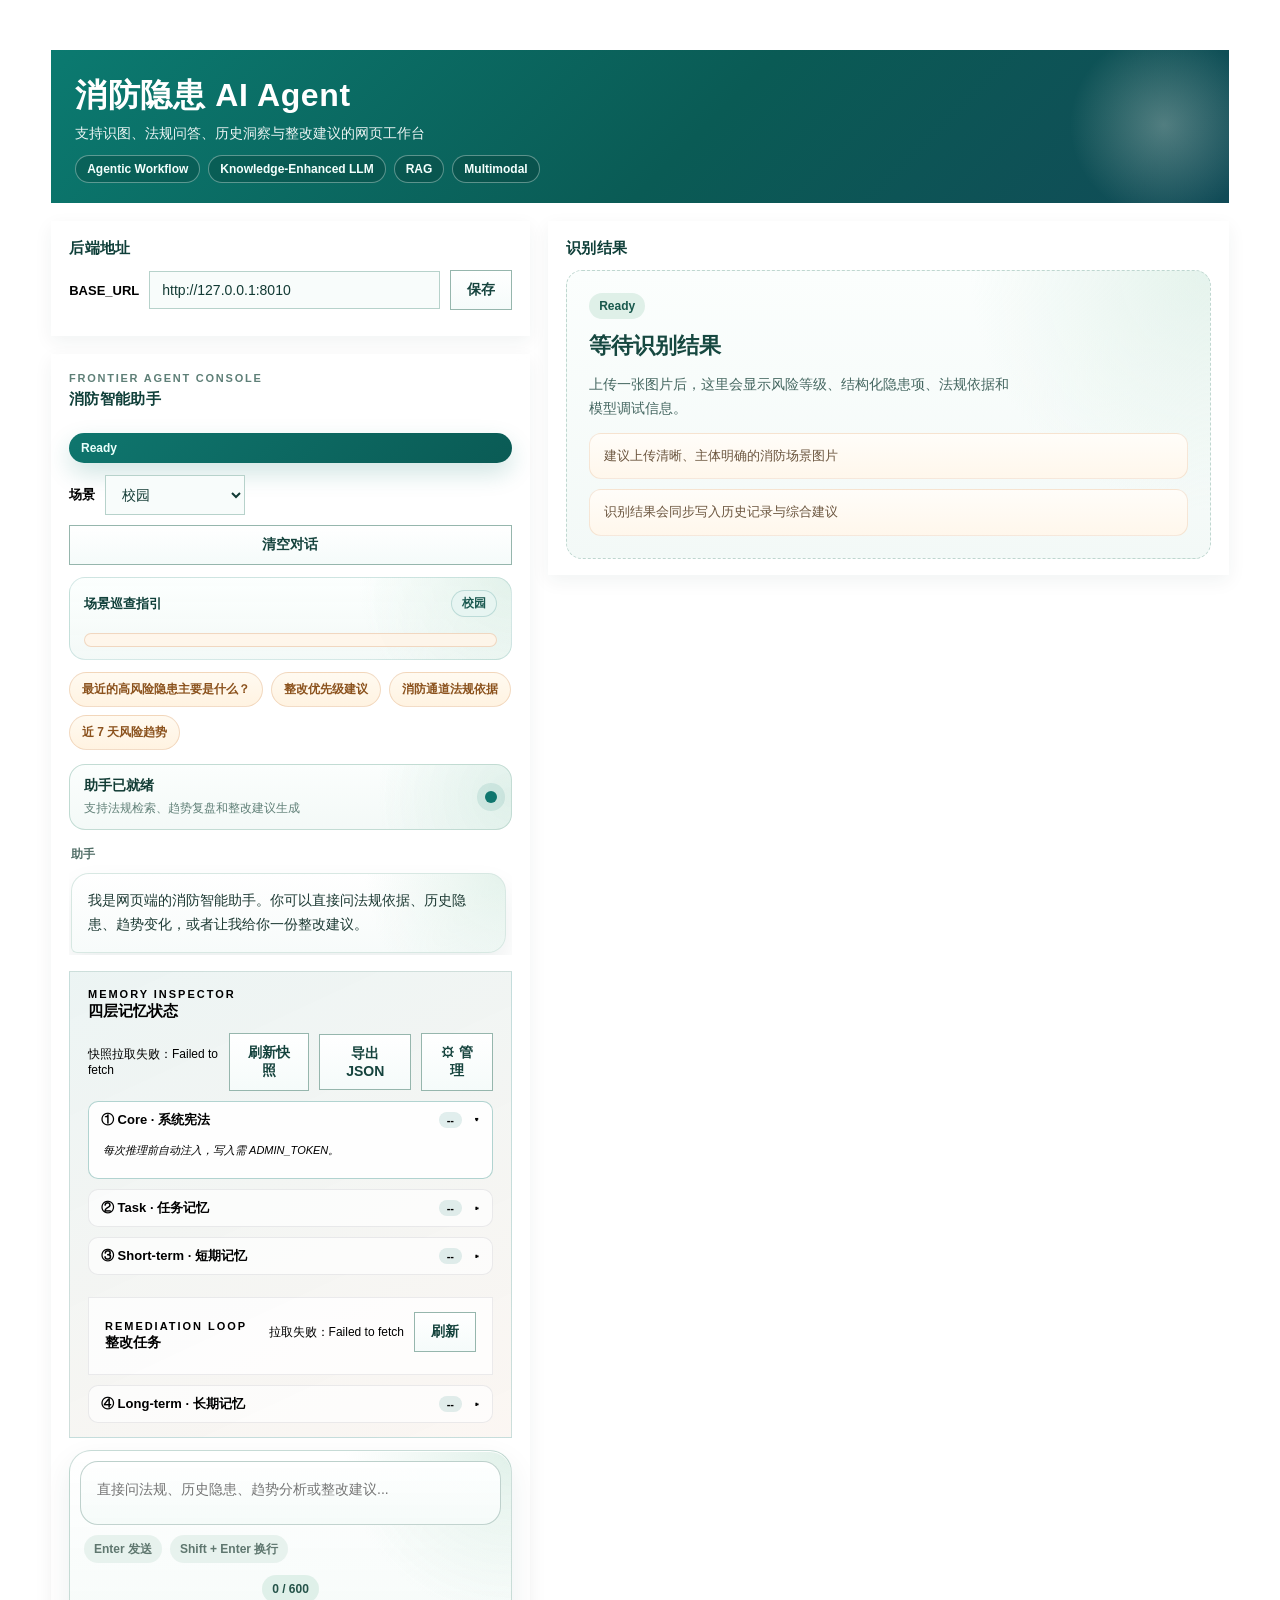
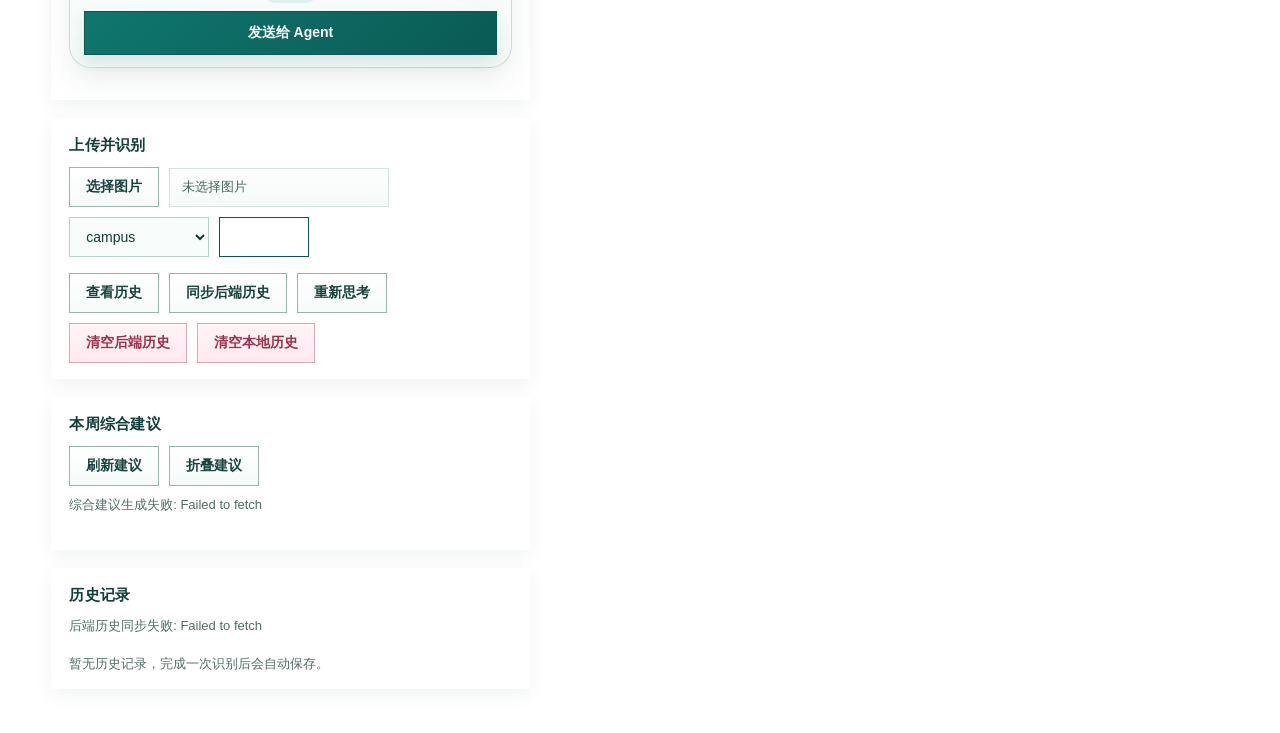
<file: web/index.html>
﻿﻿<!doctype html>
<html lang="zh-CN">
  <head>
    <meta charset="UTF-8" />
    <meta name="viewport" content="width=device-width, initial-scale=1.0" />
    <title>消防隐患 AI Agent</title>
    <link rel="stylesheet" href="./styles.css?v=20260525-memory-p1" />
  </head>
  <body>
    <div class="app">
      <header class="header">
        <div class="title">消防隐患 AI Agent</div>
        <div class="subtitle">支持识图、法规问答、历史洞察与整改建议的网页工作台</div>
        <div class="hero-tags">
          <span class="hero-tag">Agentic Workflow</span>
          <span class="hero-tag">Knowledge-Enhanced LLM</span>
          <span class="hero-tag">RAG</span>
          <span class="hero-tag">Multimodal</span>
        </div>
      </header>

      <main class="layout">
        <div class="control-stack">
          <section class="card">
            <div class="card-title">后端地址</div>
            <div class="row">
              <label class="label" for="baseUrl">BASE_URL</label>
              <input id="baseUrl" class="input" type="text" />
              <button id="saveConfig" class="btn">保存</button>
            </div>
            <div id="configStatus" class="hint"></div>
          </section>

          <section class="card agent-card">
            <div class="agent-card-header">
              <div>
                <div class="agent-eyebrow">Frontier Agent Console</div>
                <div class="card-title agent-card-title">消防智能助手</div>
              </div>
              <div id="agentLiveBadge" class="agent-live-badge">Ready</div>
            </div>
            <div class="agent-toolbar">
              <div class="agent-scene-wrap">
                <label class="label" for="agentSceneSelect">场景</label>
                <select id="agentSceneSelect">
                  <option value="campus">校园</option>
                  <option value="dormitory">宿舍</option>
                  <option value="residential">居民区</option>
                  <option value="office">办公</option>
                  <option value="warehouse">仓储</option>
                  <option value="industrial">工业</option>
                  <option value="construction">工地</option>
                </select>
              </div>
              <button id="clearAgentChat" class="btn" type="button">清空对话</button>
            </div>
            <!-- Recurrence warning bar: long-term recurring hazards -->
            <div id="recurrenceAlert" class="recurrence-alert hidden" role="status">
              <div class="recurrence-alert-row">
                <span class="recurrence-alert-icon">⚠️</span>
                <div class="recurrence-alert-text">
                  <div id="recurrenceAlertTitle" class="recurrence-alert-title">复发预警</div>
                  <div id="recurrenceAlertBody" class="recurrence-alert-body"></div>
                </div>
                <button id="recurrenceAlertDismiss" class="recurrence-alert-dismiss" type="button" aria-label="关闭">×</button>
              </div>
            </div>

            <div id="sceneGuidePanel" class="scene-guide">
              <div class="scene-guide-header">
                <div class="scene-guide-title">场景巡查指引</div>
                <div id="sceneGuideScene" class="scene-guide-scene">校园</div>
              </div>
              <div id="sceneGuidePoem" class="scene-guide-poem"></div>
              <div id="sceneGuideFocus" class="scene-guide-focus"></div>
              <ul id="sceneGuideList" class="scene-guide-list"></ul>
              <div id="sceneGuideTips" class="scene-guide-tips"></div>
            </div>
            <div class="quick-prompts">
              <button class="quick-prompt" type="button" data-prompt="最近的高风险隐患主要是什么？">最近的高风险隐患主要是什么？</button>
              <button class="quick-prompt" type="button" data-prompt="根据现有记录给我一份整改优先级建议">整改优先级建议</button>
              <button class="quick-prompt" type="button" data-prompt="消防通道堆放杂物违反了哪些规定？">消防通道法规依据</button>
              <button class="quick-prompt" type="button" data-prompt="帮我总结近 7 天风险趋势">近 7 天风险趋势</button>
            </div>
            <div class="agent-status-panel" data-state="ready">
              <div class="agent-status-copy">
                <div id="agentStatus" class="agent-status-text">助手已就绪</div>
                <div id="agentSubstatus" class="agent-status-subtext">支持法规检索、趋势复盘和整改建议生成</div>
              </div>
              <div class="agent-status-orb" aria-hidden="true"></div>
            </div>
            <div id="agentContextPanel" class="agent-context-panel hidden">
              <div class="agent-context-header">
                <div>
                  <div class="agent-context-eyebrow">Follow-up Hub</div>
                  <div class="agent-context-title">当前识别结果已接入对话</div>
                </div>
                <label class="agent-context-toggle">
                  <input id="agentUseCurrentRecord" type="checkbox" checked />
                  <span>提问时带上当前识图结果</span>
                </label>
              </div>
              <div id="agentContextMeta" class="agent-context-meta"></div>
              <div id="agentContextSummary" class="agent-context-summary"></div>
              <div id="agentFollowupPrompts" class="agent-followup-prompts">
                <button class="agent-followup-prompt" type="button" data-template="这次识别结果违反了什么规定？">这违反了什么规定</button>
                <button class="agent-followup-prompt" type="button" data-template="基于这次识别结果，先整改什么？">先整改什么</button>
                <button class="agent-followup-prompt" type="button" data-template="围绕这次识别结果，给我一个复查清单。">怎么复查</button>
                <button class="agent-followup-prompt" type="button" data-template="根据这次识别结果，帮我生成一段整改通知。">生成整改通知</button>
              </div>
            </div>
            <div id="agentToolRail" class="agent-tool-rail hidden"></div>
            <div id="agentMessages" class="agent-messages"></div>

            <!-- Memory Inspector: four-layer memory observability panel -->
            <section id="agentMemoryInspector" class="memory-inspector">
              <div class="memory-inspector-header">
                <div>
                  <div class="memory-inspector-eyebrow">Memory Inspector</div>
                  <div class="memory-inspector-title">四层记忆状态</div>
                </div>
                <div class="memory-inspector-actions">
                  <span id="memoryInspectorStatus" class="memory-inspector-status">尚未发起对话</span>
                  <button id="refreshMemorySnapshot" class="btn" type="button">刷新快照</button>
                  <button id="exportMemorySnapshot" class="btn" type="button" title="把当前四层记忆原始 JSON 复制到剪贴板">导出 JSON</button>
                  <button id="openAdminDrawer" class="btn" type="button" title="Core Memory 编辑与清空记忆 (需 ADMIN_TOKEN)">⚙ 管理</button>
                </div>
              </div>

              <details class="memory-layer" data-layer="core" open>
                <summary>
                  <span class="memory-layer-name">① Core · 系统宪法</span>
                  <span id="memoryCoreBadge" class="memory-layer-badge">--</span>
                </summary>
                <div class="memory-layer-body">
                  <div class="memory-layer-hint">每次推理前自动注入，写入需 ADMIN_TOKEN。</div>
                  <ul id="memoryCoreRules" class="memory-rule-list"></ul>
                </div>
              </details>

              <details class="memory-layer" data-layer="task">
                <summary>
                  <span class="memory-layer-name">② Task · 任务记忆</span>
                  <span id="memoryTaskBadge" class="memory-layer-badge">--</span>
                </summary>
                <div class="memory-layer-body">
                  <div class="memory-layer-hint">由 Planner 生成；场景或目标变化时由系统主动重置。</div>
                  <div id="memoryTaskDetail" class="memory-task-detail"></div>
                </div>
              </details>

              <details class="memory-layer" data-layer="short">
                <summary>
                  <span class="memory-layer-name">③ Short-term · 短期记忆</span>
                  <span id="memoryShortBadge" class="memory-layer-badge">--</span>
                </summary>
                <div class="memory-layer-body">
                  <div class="memory-layer-hint">三段式：原文 + 摘要 + 元数据（检索路径 / 证据 ID / 守护状态）。</div>
                  <div id="memoryShortSummary" class="memory-short-summary"></div>
                  <div id="memoryShortMeta" class="memory-short-meta"></div>
                </div>
              </details>

              <!-- Remediation tasks for closed-loop governance -->
              <div id="memoryTasksCard" class="memory-tasks-card">
                <div class="memory-tasks-header">
                  <div>
                    <div class="memory-tasks-eyebrow">Remediation Loop</div>
                    <div class="memory-tasks-title">整改任务</div>
                  </div>
                  <div class="memory-tasks-actions">
                    <span id="memoryTasksStatus" class="memory-tasks-status">--</span>
                    <button id="refreshMemoryTasks" class="btn" type="button">刷新</button>
                  </div>
                </div>
                <ul id="memoryTasksList" class="memory-tasks-list"></ul>
              </div>

              <details class="memory-layer" data-layer="long">
                <summary>
                  <span class="memory-layer-name">④ Long-term · 长期记忆</span>
                  <span id="memoryLongBadge" class="memory-layer-badge">--</span>
                </summary>
                <div class="memory-layer-body">
                  <div class="memory-layer-hint">跨会话风险画像 + 复发预警 + 相似案例（μ 加权混合检索）。</div>
                  <div id="memoryLongMode" class="memory-long-mode"></div>
                  <div id="memoryLongRecurring" class="memory-long-section"></div>
                  <div id="memoryLongSimilar" class="memory-long-section"></div>
                  <div id="memoryLongTasks" class="memory-long-section"></div>
                </div>
              </details>
            </section>
            <form id="agentForm" class="agent-form">
              <div class="agent-composer-shell">
                <textarea id="agentInput" class="agent-input" placeholder="直接问法规、历史隐患、趋势分析或整改建议..." rows="1"></textarea>
                <div class="agent-composer-bar">
                  <div class="agent-composer-hints">
                    <span class="agent-hint-pill">Enter 发送</span>
                    <span class="agent-hint-pill">Shift + Enter 换行</span>
                  </div>
                  <div class="agent-composer-actions">
                    <div id="agentCharCount" class="agent-char-count">0 / 600</div>
                    <div id="agentSubmit" class="agent-submit" role="button" tabindex="0" aria-label="发送给 Agent">发送给 Agent</div>
                  </div>
                </div>
              </div>
            </form>
          </section>

          <section class="card">
            <div class="card-title">上传并识别</div>
            <form id="uploadForm" class="form">
              <input id="fileInput" class="file-input" type="file" accept="image/*" required />
              <label for="fileInput" class="btn file-trigger">选择图片</label>
              <div id="fileName" class="file-name">未选择图片</div>
              <select id="sceneSelect">
                <option value="campus">campus</option>
                <option value="office">office</option>
                <option value="factory">factory</option>
                <option value="industrial">industrial</option>
                <option value="construction">construction</option>
                <option value="residential">residential</option>
              </select>
              <button id="startAnalyze" class="btn primary" type="submit">开始识别</button>
            </form>
            <div id="uploadStatus" class="hint"></div>
            <div id="progressWrap" class="progress-wrap hidden" aria-live="polite">
              <div class="progress-steps" id="progressSteps">
                <div class="progress-step" data-progress-step="0">上传中</div>
                <div class="progress-step" data-progress-step="1">Stage1</div>
                <div class="progress-step" data-progress-step="2">检索条款</div>
                <div class="progress-step" data-progress-step="3">Stage2</div>
                <div class="progress-step" data-progress-step="4">完成</div>
              </div>
            </div>
            <div id="loadingFacts" class="loading-facts hidden" aria-live="polite">
              <div class="loading-facts-title">消防小知识</div>
              <div id="loadingFactText" class="loading-facts-text"></div>
            </div>
            <div class="row action-row">
              <button id="openHistory" class="btn" type="button">查看历史</button>
              <button id="refreshHistory" class="btn" type="button">同步后端历史</button>
              <button id="rethinkAnalyze" class="btn" type="button">重新思考</button>
              <button id="clearRemoteHistory" class="btn danger-outline" type="button">清空后端历史</button>
              <button id="clearLocalHistory" class="btn danger-outline" type="button">清空本地历史</button>
            </div>
          </section>

          <section class="card" id="insightsCard">
            <div class="card-title">本周综合建议</div>
            <div class="row action-row">
              <button id="refreshInsights" class="btn" type="button">刷新建议</button>
              <button id="toggleInsights" class="btn" type="button">折叠建议</button>
            </div>
            <div id="insightBody">
              <div id="insightStatus" class="hint">加载中...</div>
              <div id="insightMetrics" class="insight-metrics"></div>
              <div id="insightAlerts" class="insight-alerts"></div>
              <div id="insightRecommendations" class="items"></div>
            </div>
          </section>

          <section class="card" id="historyCard">
            <div class="card-title">历史记录</div>
            <div id="historyStatus" class="hint">加载中...</div>
            <div id="historyList" class="history-list"></div>
          </section>
        </div>

        <section class="card result-card">
          <div class="card-title">识别结果</div>
          <div id="resultEmpty" class="result-empty">
            <div class="result-empty-badge">Ready</div>
            <div class="result-empty-title">等待识别结果</div>
            <div class="result-empty-text">上传一张图片后，这里会显示风险等级、结构化隐患项、法规依据和模型调试信息。</div>
            <div class="result-empty-tips">
              <div class="result-empty-tip">建议上传清晰、主体明确的消防场景图片</div>
              <div class="result-empty-tip">识别结果会同步写入历史记录与综合建议</div>
            </div>
          </div>

          <div id="resultPanel" class="result hidden">
            <img id="resultImage" class="result-image" alt="上传图片" />

            <div class="result-info">
              <div id="resultRisk" class="badge"></div>
              <div id="resultSummary" class="summary"></div>
            </div>

            <div>
              <div class="debug-title">风险项</div>
              <div id="resultItems" class="items"></div>
            </div>

            <div>
              <div class="debug-title">法规依据</div>
              <div id="resultCitations" class="items"></div>
            </div>

            <div class="debug-section">
              <div class="debug-title">Stage1 初判结果</div>
              <pre id="resultStage1" class="debug-content"></pre>
            </div>

            <div class="debug-section">
              <div class="debug-title">AI 原始输出</div>
              <pre id="resultRaw" class="debug-content"></pre>
            </div>

            <div class="debug-section">
              <div class="debug-title">调试信息</div>
              <pre id="resultDebug" class="debug-content"></pre>
            </div>
          </div>
        </section>
      </main>
    </div>

    <!-- Admin drawer: Core Memory CRUD + clear-all -->
    <div id="adminDrawerBackdrop" class="admin-drawer-backdrop hidden"></div>
    <aside id="adminDrawer" class="admin-drawer hidden" aria-hidden="true">
      <header class="admin-drawer-header">
        <div>
          <div class="admin-eyebrow">Memory Admin</div>
          <div class="admin-title">记忆系统管理</div>
        </div>
        <button id="closeAdminDrawer" class="admin-close" type="button" aria-label="关闭">×</button>
      </header>

      <section class="admin-section">
        <h3 class="admin-section-title">管理员令牌</h3>
        <p class="admin-section-hint">
          后端通过 <code>ADMIN_TOKEN</code> 环境变量启用写入；未设置时所有写入端点返回 503。
          令牌本地保存于浏览器，不会上传。
        </p>
        <div class="admin-token-row">
          <input id="adminTokenInput" class="admin-input" type="password" placeholder="X-Admin-Token 值" autocomplete="off" />
          <button id="saveAdminToken" class="btn primary" type="button">保存</button>
          <button id="clearAdminToken" class="btn" type="button">清除</button>
        </div>
        <div id="adminTokenStatus" class="admin-status"></div>
      </section>

      <section class="admin-section">
        <div class="admin-section-row">
          <h3 class="admin-section-title">Core Memory 规则</h3>
          <div class="admin-section-actions">
            <select id="adminCoreScopeFilter" class="admin-input">
              <option value="">所有 scope</option>
              <option value="global">global</option>
              <option value="campus">campus</option>
              <option value="dormitory">dormitory</option>
              <option value="residential">residential</option>
              <option value="office">office</option>
              <option value="warehouse">warehouse</option>
              <option value="industrial">industrial</option>
              <option value="construction">construction</option>
            </select>
            <button id="refreshAdminCore" class="btn" type="button">刷新</button>
          </div>
        </div>
        <ul id="adminCoreList" class="admin-core-list"></ul>
        <details class="admin-create">
          <summary>＋ 新增规则</summary>
          <div class="admin-create-form">
            <select id="adminCoreNewScope" class="admin-input">
              <option value="global">global</option>
              <option value="campus">campus</option>
              <option value="dormitory">dormitory</option>
              <option value="residential">residential</option>
              <option value="office">office</option>
              <option value="warehouse">warehouse</option>
              <option value="industrial">industrial</option>
              <option value="construction">construction</option>
            </select>
            <input id="adminCoreNewPriority" class="admin-input admin-input-small" type="number" min="1" max="10" value="5" title="优先级 1-10，数值越小越靠前" />
            <textarea id="adminCoreNewText" class="admin-input admin-input-textarea" rows="3" placeholder="新规则文本，例如：受限空间作业需办理审批与监护人到场" maxlength="600"></textarea>
            <button id="adminCoreCreate" class="btn primary" type="button">提交</button>
          </div>
        </details>
        <div id="adminCoreStatus" class="admin-status"></div>
      </section>

      <section class="admin-section danger-zone">
        <h3 class="admin-section-title">危险操作</h3>
        <p class="admin-section-hint">
          清空将删除所有会话、消息、整改任务、风险画像以及长期记忆向量缓存。
          识别历史（records）由 <code>/records/clear</code> 单独管理，不在此处。
        </p>
        <button id="adminClearAll" class="btn danger" type="button">清空全部记忆</button>
        <div id="adminClearStatus" class="admin-status"></div>
      </section>
    </aside>

    <script src="./app.js?v=20260525-memory-p2"></script>
  </body>
</html>
</file>
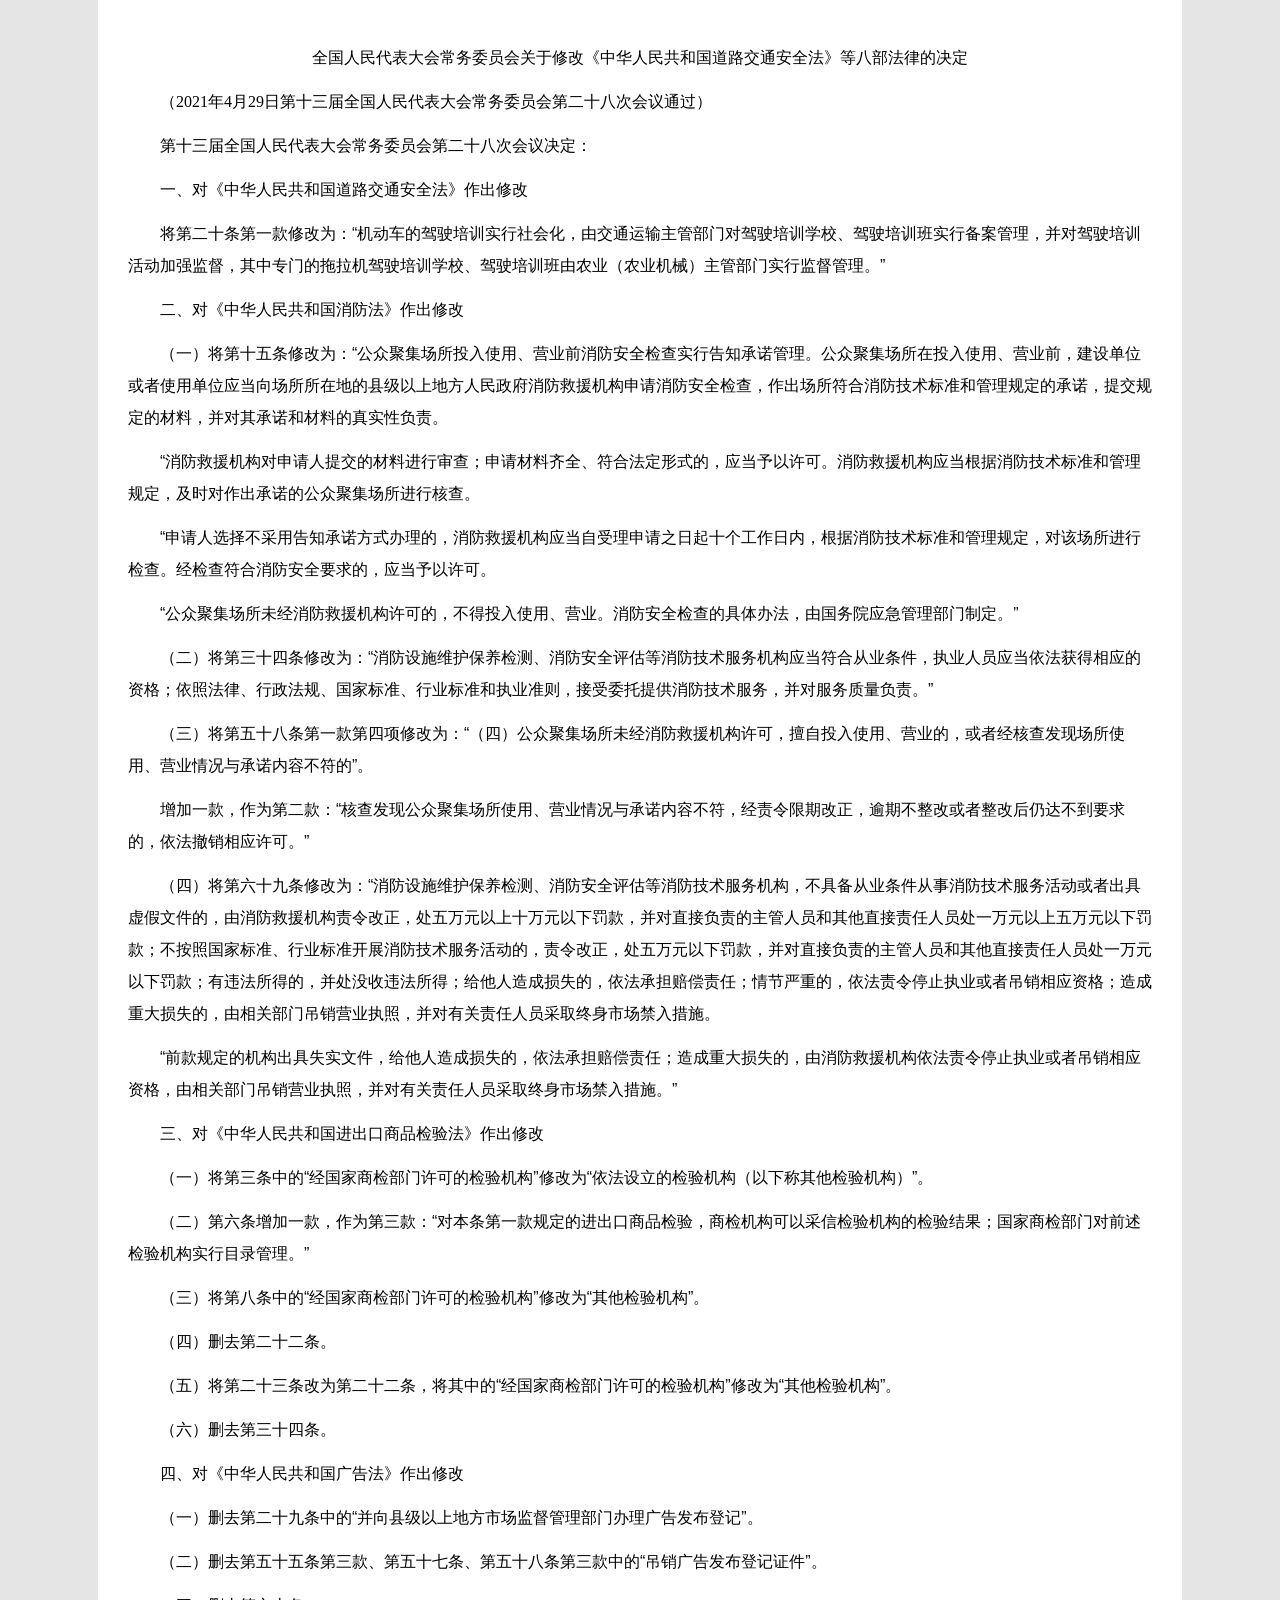
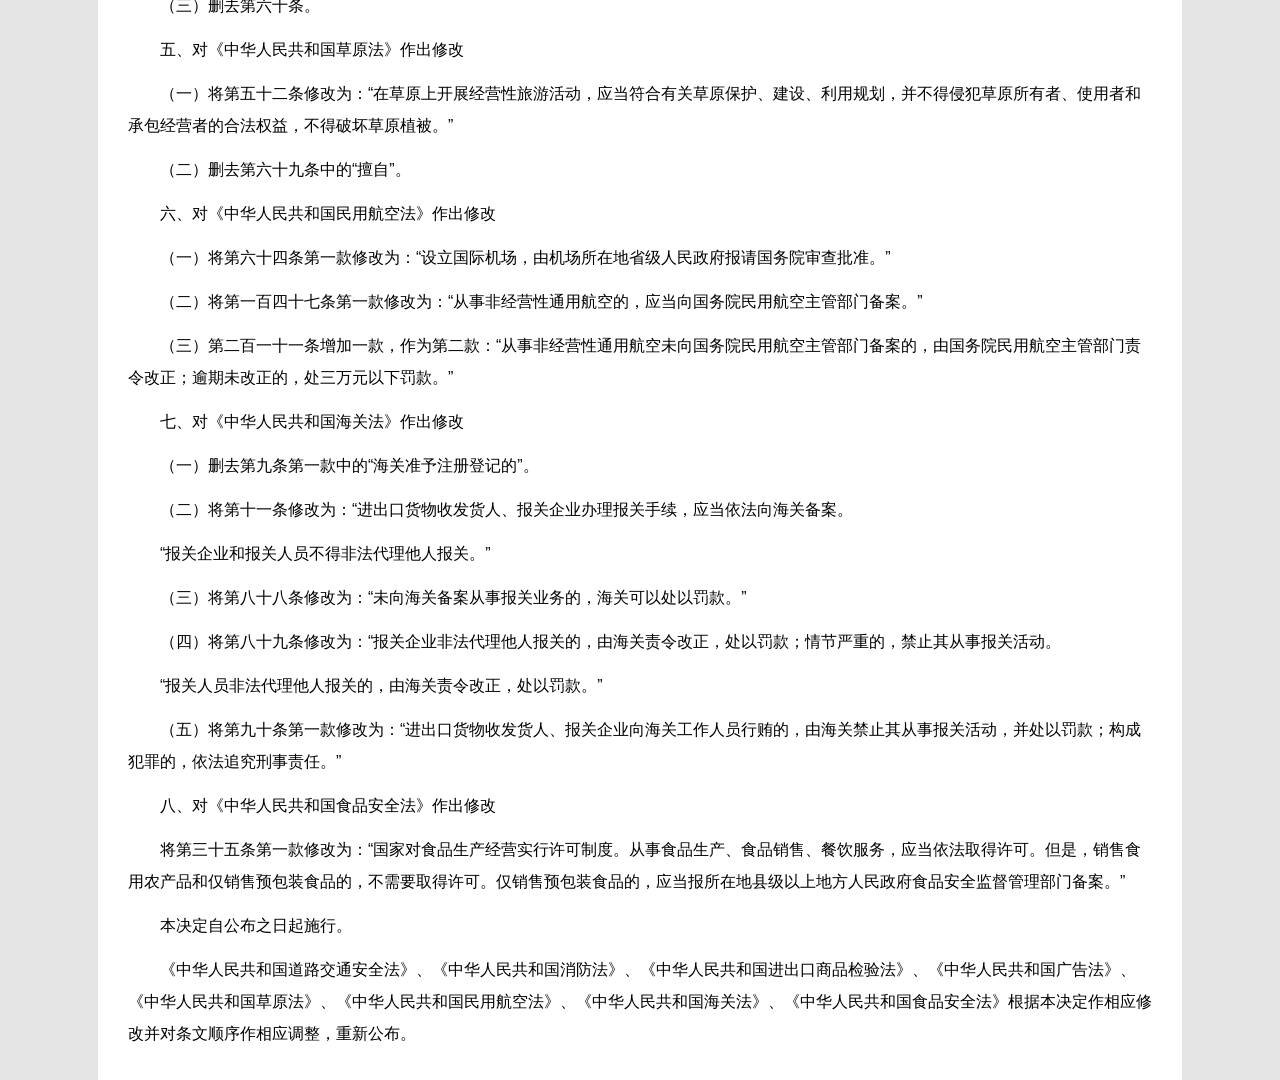
<file: backend/app/data/raw_rules_online/npc_firelaw_amend.html>
<!-- saved from url=(0055)http://39.107.177.5:10023/law/eOHtIXkB-ZvnqN5H7NoG.html -->
<html lang="en"><head><meta http-equiv="Content-Type" content="text/html; charset=UTF-8">
    <meta http-equiv="X-UA-Compatible" content="IE=edge">
    <meta name="viewport" content="width=device-width,height=device-height,initial-scale=1.0">
    <meta name="viewport" content="width=device-width,initial-scale=1.0">
    <title>全国人民代表大会常务委员会关于修改《中华人民共和国道路交通安全法》等八部法律的决定</title>
    <style type="text/css">
        ::-webkit-scrollbar { 
            width: 0px;
            height: 0px;
            background: #007acc;
        } 

        .header {
            position: fixed;
            z-index: 1000;
            width: 100%;
            line-height: 56px;
            background-color: #FFFFFF;
            /*box-shadow: 0px 2px 2px rgba(0, 0, 0, 0.06);*/
            border-bottom: 1px solid rgba(0, 0, 0, 0.06);
        }

        .header > div {
            margin: 0px 12px;
        }


        .logo {
            display: inline-block; 
            cursor: pointer; 
            vertical-align: middle;
        }

        .header-button-default {
            width: auto; 
            line-height: 38px; 
            background-color: #FFFFFF; 
            color: #2F80ED; 
            border: 1px solid #2F80ED; 
            display: inline-block; 
            border-radius: 2px; 
            margin-right: 4px; 
            padding: 0px 4px;
            text-align: center;
            cursor: pointer;
            user-select: none;
            -moz-user-select: none;
            -webkit-user-select: none;
            -ms-user-select: none;
        }

        .header-button-primary {
            width: auto; 
            line-height: 38px; 
            background-color: #2F80ED; 
            color: #FFFFFF; 
            border: 1px solid #2F80ED; 
            display: inline-block; 
            border-radius: 2px; 
            margin-right: 4px; 
            padding: 0px 4px;
            text-align: center;
            cursor: pointer;
            user-select: none;
            -moz-user-select: none;
            -webkit-user-select: none;
            -ms-user-select: none;
        }

        .header-button-disabled {
            width: auto; 
            line-height: 38px; 
            background-color: #E5E5E5; 
            color: #FFFFFF; 
            border: 1px solid #E5E5E5; 
            display: inline-block; 
            border-radius: 2px; 
            margin-right: 4px; 
            padding: 0px 4px;
            text-align: center;
            cursor: pointer;
            user-select: none;
            -moz-user-select: none;
            -webkit-user-select: none;
            -ms-user-select: none;
        }

        .note-editor .note-toolbar {
            width: 100%;
            padding: 0px 0px 5px 0px;
            position: fixed;
            z-index: 999;
            background-color: #FFFFFF;
            border-radius: 0px;
            text-align: center;
            box-shadow: 0px 2px 2px rgba(0, 0, 0, 0.06);
        }

        .law-content {
            margin: auto;
            padding: 30px;
            background-color: #ffffff;
            max-width: 100%;
        }

        table {
            border-collapse: collapse;
            table-layout: fixed;
        }

        td {
            border: 1px solid #ddd;
        }

        @media screen and (min-width: 576px) {
            .header > div {
                margin: 0px;
            }

            .header-button-default {
                width: auto;
                margin-right: 4px;
            }

            .header-button-primary {
                width: auto;
                margin-right: 4px;
            }

            .header-button-disabled {
                width: auto;
                margin-right: 4px;
            }

            .law-content {
                margin: auto;
                max-width: 100%;
            }

            .note-editor .note-toolbar {
                width: 100%;
            }
        }

        @media screen and (min-width: 768px) {
            .header > div {
                margin: 0px 24px;
            }

            .header-button-default {
                width: auto;
                margin-right: 4px;
            }

            .header-button-primary {
                width: auto;
                margin-right: 4px;
            }

            .header-button-disabled {
                width: auto;
                margin-right: 4px;
            }

            .law-content {
                margin: 0px 24px;
                max-width: 100%;
            }

            .note-editor .note-toolbar {
                width: 100%;
            }
        }

        @media screen and (min-width: 992px) {
            .header > div {
                margin: 0px 48px;
            }

            .header-button-default {
                width: auto;
                margin-right: 4px;
            }

            .header-button-primary {
                width: auto;
                margin-right: 4px;
            }

            .header-button-disabled {
                width: auto;
                margin-right: 4px;
            }

            .law-content {
                margin: 0px 24px;
                max-width: 100%;
            }

            .note-editor .note-toolbar {
                width: 100%;
            }
        }

        @media screen and (min-width: 1200px) {
            .header > div {
                margin: 0px 120px;
            }

            .header-button-default {
                width: 112px;
                margin-right: 24px;
            }

            .header-button-primary {
                width: 112px;
                margin-right: 24px;
            }

            .header-button-disabled {
                width: 112px;
                margin-right: 24px;
            }

            .logo {
                margin-right: 24px;
            }


            .law-content {
                margin: auto;
                max-width: 80%;
            }

            .note-editor .note-toolbar {
                width: 80%;
            }
        }

        @media screen and (min-width: 1600px) {
            .header > div {
                margin: 0px 120px;
            }

            .header-button-default {
                width: 112px;
                margin-right: 24px;
            }

            .header-button-primary {
                width: 112px;
                margin-right: 24px;
            }

            .header-button-disabled {
                width: 112px;
                margin-right: 24px;
            }

            .logo {
                margin-right: 24px;
            }

            .law-content {
                margin: auto;
                max-width: 60%;
            }

            .note-editor .note-toolbar {
                width: 60%;
            }
        }

        .law-title {
            text-align: center;
            color: #000000;
            margin: 0px;
            font-size: 16px;
            line-height: 2em;
            padding-top: 12px;
            /*FONT-FAMILY: '宋体',Verdana, Geneva, sans-serif;*/
            FONT-FAMILY: '黑体';
        }

        .law-revision {
            font-weight: normal;
            margin: 0px;
            margin-top: 12px;
            font-size: 16px;
            color: #000000;
            FONT-FAMILY: 楷体, 楷体_GB2312;
            text-align: left;
            text-indent: 2em;
            line-height: 2em;
        }

        .law-foreword {
            font-weight: normal;
            margin: 0px;
            margin-top: 12px;
            font-size: 16px;
            color: #000000;
            FONT-FAMILY: 楷体, 楷体_GB2312;
            text-align: left;
            text-indent: 2em;
            line-height: 2em;
        }

        .law-part {
            margin: 0px;
            text-align: center;
            margin-top: 12px;
            color: #000000;
            font-size: 16px;
            font-family: '黑体';
            line-height: 2em;
        }

        .law-part-next {
            margin: 0px;
            text-align: center;
            margin-top: 12px;
            font-size: 16px;
            color: #000000;
            font-family: '黑体';
            line-height: 2em;
        }

        .law-chapter {
            margin: 0px;
            text-align: center;
            margin-top: 12px;
            color: #000000;
            font-size: 16px;
            font-family: '黑体';
            line-height: 2em;
        }

        .law-section {
            margin: 0px;
            text-align: center;
            color: #000000;
            margin-top: 12px;
            font-size: 16px;
            font-family: '黑体';
            line-height: 2em;
        }

        .law-rule-text {
            text-align: left;
            FONT-FAMILY: '宋体',Verdana, Geneva, sans-serif;
            margin: 0px;
            margin-top: 12px;
            color: #000000;
            padding: 0px;
            text-indent: 2em;
            line-height: 2em;
            font-size: 16px;
        }

        .law-rule-num {
            FONT-FAMILY: 黑体;
            margin: 0px;
            margin-top: 12px;
            color: #000000;
            padding: 0px;
            text-indent: 2em;
            line-height: 2em;
            font-size: 16px;
        }

        .law-toc-name {
            font-family: 黑体; 
            color: #000000;
            margin: 0px;
            margin-top: 12px;
            text-align: center;
            line-height: 2em;

        }

        .law-toc-item {
            margin: 0px;
            margin-top: 12px;
            color: #000000;
            text-indent: 2em;
            line-height: 2em;
            font-size: 16px;
            font-family: 楷体, 楷体_GB2312;
        }
  </style>
  </head>
  <body style="margin: 0px; padding: 0px; background-color: #E5E5E5;">
      <div class="law-content">
          <div><div><p class="law-title">全国人民代表大会常务委员会关于修改《中华人民共和国道路交通安全法》等八部法律的决定</p><p class="law-revision">（2021年4月29日第十三届全国人民代表大会常务委员会第二十八次会议通过）</p><p class="law-foreword"><span style="font-family: 宋体;">第十三届全国人民代表大会常务委员会第二十八次会议决定：</span></p><div><div><div><div><p class="law-rule-text"><span style="font-family: 黑体;"><span class="law-rule-num">一、</span><span class="rule-text">对《中华人民共和国道路交通安全法》作出修改</span></span></p><p class="law-rule-text rule-text">将第二十条第一款修改为：“机动车的驾驶培训实行社会化，由交通运输主管部门对驾驶培训学校、驾驶培训班实行备案管理，并对驾驶培训活动加强监督，其中专门的拖拉机驾驶培训学校、驾驶培训班由农业（农业机械）主管部门实行监督管理。”</p><p class="law-rule-text"><span style="font-family: 黑体;"><span class="law-rule-num">二、</span><span class="rule-text">对《中华人民共和国消防法》作出修改</span></span></p><p class="law-rule-text rule-text">（一）将第十五条修改为：“公众聚集场所投入使用、营业前消防安全检查实行告知承诺管理。公众聚集场所在投入使用、营业前，建设单位或者使用单位应当向场所所在地的县级以上地方人民政府消防救援机构申请消防安全检查，作出场所符合消防技术标准和管理规定的承诺，提交规定的材料，并对其承诺和材料的真实性负责。</p><p class="law-rule-text rule-text">“消防救援机构对申请人提交的材料进行审查；申请材料齐全、符合法定形式的，应当予以许可。消防救援机构应当根据消防技术标准和管理规定，及时对作出承诺的公众聚集场所进行核查。</p><p class="law-rule-text rule-text">“申请人选择不采用告知承诺方式办理的，消防救援机构应当自受理申请之日起十个工作日内，根据消防技术标准和管理规定，对该场所进行检查。经检查符合消防安全要求的，应当予以许可。</p><p class="law-rule-text rule-text">“公众聚集场所未经消防救援机构许可的，不得投入使用、营业。消防安全检查的具体办法，由国务院应急管理部门制定。”</p><p class="law-rule-text rule-text">（二）将第三十四条修改为：“消防设施维护保养检测、消防安全评估等消防技术服务机构应当符合从业条件，执业人员应当依法获得相应的资格；依照法律、行政法规、国家标准、行业标准和执业准则，接受委托提供消防技术服务，并对服务质量负责。”</p><p class="law-rule-text rule-text">（三）将第五十八条第一款第四项修改为：“（四）公众聚集场所未经消防救援机构许可，擅自投入使用、营业的，或者经核查发现场所使用、营业情况与承诺内容不符的”。</p><p class="law-rule-text rule-text">增加一款，作为第二款：“核查发现公众聚集场所使用、营业情况与承诺内容不符，经责令限期改正，逾期不整改或者整改后仍达不到要求的，依法撤销相应许可。”</p><p class="law-rule-text rule-text">（四）将第六十九条修改为：“消防设施维护保养检测、消防安全评估等消防技术服务机构，不具备从业条件从事消防技术服务活动或者出具虚假文件的，由消防救援机构责令改正，处五万元以上十万元以下罚款，并对直接负责的主管人员和其他直接责任人员处一万元以上五万元以下罚款；不按照国家标准、行业标准开展消防技术服务活动的，责令改正，处五万元以下罚款，并对直接负责的主管人员和其他直接责任人员处一万元以下罚款；有违法所得的，并处没收违法所得；给他人造成损失的，依法承担赔偿责任；情节严重的，依法责令停止执业或者吊销相应资格；造成重大损失的，由相关部门吊销营业执照，并对有关责任人员采取终身市场禁入措施。</p><p class="law-rule-text rule-text">“前款规定的机构出具失实文件，给他人造成损失的，依法承担赔偿责任；造成重大损失的，由消防救援机构依法责令停止执业或者吊销相应资格，由相关部门吊销营业执照，并对有关责任人员采取终身市场禁入措施。”</p><p class="law-rule-text"><span style="font-family: 黑体;"><span class="law-rule-num">三、</span><span class="rule-text">对《中华人民共和国进出口商品检验法》作出修改</span></span></p><p class="law-rule-text rule-text">（一）将第三条中的“经国家商检部门许可的检验机构”修改为“依法设立的检验机构（以下称其他检验机构）”。</p><p class="law-rule-text rule-text">（二）第六条增加一款，作为第三款：“对本条第一款规定的进出口商品检验，商检机构可以采信检验机构的检验结果；国家商检部门对前述检验机构实行目录管理。”</p><p class="law-rule-text rule-text">（三）将第八条中的“经国家商检部门许可的检验机构”修改为“其他检验机构”。</p><p class="law-rule-text rule-text">（四）删去第二十二条。</p><p class="law-rule-text rule-text">（五）将第二十三条改为第二十二条，将其中的“经国家商检部门许可的检验机构”修改为“其他检验机构”。</p><p class="law-rule-text rule-text">（六）删去第三十四条。</p><p class="law-rule-text"><span style="font-family: 黑体;"><span class="law-rule-num">四、</span><span class="rule-text">对《中华人民共和国广告法》作出修改</span></span></p><p class="law-rule-text rule-text">（一）删去第二十九条中的“并向县级以上地方市场监督管理部门办理广告发布登记”。</p><p class="law-rule-text rule-text">（二）删去第五十五条第三款、第五十七条、第五十八条第三款中的“吊销广告发布登记证件”。</p><p class="law-rule-text rule-text">（三）删去第六十条。</p><p class="law-rule-text"><span style="font-family: 黑体;"><span class="law-rule-num">五、</span><span class="rule-text">对《中华人民共和国草原法》作出修改</span></span></p><p class="law-rule-text rule-text">（一）将第五十二条修改为：“在草原上开展经营性旅游活动，应当符合有关草原保护、建设、利用规划，并不得侵犯草原所有者、使用者和承包经营者的合法权益，不得破坏草原植被。”</p><p class="law-rule-text rule-text">（二）删去第六十九条中的“擅自”。</p><p class="law-rule-text"><span style="font-family: 黑体;"><span class="law-rule-num">六、</span><span class="rule-text">对《中华人民共和国民用航空法》作出修改</span></span></p><p class="law-rule-text rule-text">（一）将第六十四条第一款修改为：“设立国际机场，由机场所在地省级人民政府报请国务院审查批准。”</p><p class="law-rule-text rule-text">（二）将第一百四十七条第一款修改为：“从事非经营性通用航空的，应当向国务院民用航空主管部门备案。”</p><p class="law-rule-text rule-text">（三）第二百一十一条增加一款，作为第二款：“从事非经营性通用航空未向国务院民用航空主管部门备案的，由国务院民用航空主管部门责令改正；逾期未改正的，处三万元以下罚款。”</p><p class="law-rule-text"><span style="font-family: 黑体;"><span class="law-rule-num">七、</span><span class="rule-text">对《中华人民共和国海关法》作出修改</span></span></p><p class="law-rule-text rule-text">（一）删去第九条第一款中的“海关准予注册登记的”。</p><p class="law-rule-text rule-text">（二）将第十一条修改为：“进出口货物收发货人、报关企业办理报关手续，应当依法向海关备案。</p><p class="law-rule-text rule-text">“报关企业和报关人员不得非法代理他人报关。”</p><p class="law-rule-text rule-text">（三）将第八十八条修改为：“未向海关备案从事报关业务的，海关可以处以罚款。”</p><p class="law-rule-text rule-text">（四）将第八十九条修改为：“报关企业非法代理他人报关的，由海关责令改正，处以罚款；情节严重的，禁止其从事报关活动。</p><p class="law-rule-text rule-text">“报关人员非法代理他人报关的，由海关责令改正，处以罚款。”</p><p class="law-rule-text rule-text">（五）将第九十条第一款修改为：“进出口货物收发货人、报关企业向海关工作人员行贿的，由海关禁止其从事报关活动，并处以罚款；构成犯罪的，依法追究刑事责任。”</p><p class="law-rule-text"><span style="font-family: 黑体;"><span class="law-rule-num">八、</span><span class="rule-text">对《中华人民共和国食品安全法》作出修改</span></span></p><p class="law-rule-text rule-text">将第三十五条第一款修改为：“国家对食品生产经营实行许可制度。从事食品生产、食品销售、餐饮服务，应当依法取得许可。但是，销售食用农产品和仅销售预包装食品的，不需要取得许可。仅销售预包装食品的，应当报所在地县级以上地方人民政府食品安全监督管理部门备案。”</p><p class="law-rule-text rule-text">本决定自公布之日起施行。</p><p class="law-rule-text rule-text">《中华人民共和国道路交通安全法》、《中华人民共和国消防法》、《中华人民共和国进出口商品检验法》、《中华人民共和国广告法》、《中华人民共和国草原法》、《中华人民共和国民用航空法》、《中华人民共和国海关法》、《中华人民共和国食品安全法》根据本决定作相应修改并对条文顺序作相应调整，重新公布。</p></div></div></div></div></div></div>
      </div>
  

</body></html>
</file>
<file: web/styles.css>
﻿﻿:root {
  --bg-0: #eef6f4;
  --bg-1: #fdf7ec;
  --card: rgba(255, 255, 255, 0.82);
  --card-border: rgba(15, 23, 42, 0.1);
  --text-0: #10231f;
  --text-1: #31544d;
  --brand: #0f766e;
  --brand-2: #0a5b55;
  --accent: #b45309;
  --danger: #be123c;
  --safe: #047857;
  --radius-xl: 20px;
  --radius-md: 12px;
  --shadow-md: 0 12px 38px rgba(14, 49, 45, 0.12);
  --shadow-lg: 0 22px 52px rgba(12, 44, 41, 0.18);
}

* {
  box-sizing: border-box;
}

body {
  margin: 0;
  min-height: 100vh;
  font-family: "Plus Jakarta Sans", "Noto Sans SC", "Microsoft YaHei", sans-serif;
  color: var(--text-0);
  background:
    radial-gradient(1300px 460px at -20% -10%, #d9efe9 0%, transparent 60%),
    radial-gradient(1200px 420px at 120% 0%, #ffebc9 0%, transparent 55%),
    linear-gradient(160deg, var(--bg-0) 0%, var(--bg-1) 100%);
}

.app {
  width: min(1220px, 92vw);
  margin: 0 auto;
  padding: 32px 0 44px;
  display: grid;
  gap: 18px;
  animation: fadeIn 0.45s ease-out;
}

.header {
  padding: 24px 24px 20px;
  border-radius: var(--radius-xl);
  color: #ffffff;
  background: linear-gradient(135deg, #0b7a70 0%, #0a5b55 55%, #114b57 100%);
  box-shadow: var(--shadow-lg);
  position: relative;
  overflow: hidden;
}

.header::after {
  content: "";
  position: absolute;
  right: -30px;
  top: -20px;
  width: 190px;
  height: 190px;
  border-radius: 999px;
  background: radial-gradient(circle, rgba(253, 247, 236, 0.28) 0%, transparent 70%);
}

.title {
  font-size: clamp(24px, 3.2vw, 32px);
  font-weight: 800;
  letter-spacing: 0.02em;
}

.subtitle {
  margin-top: 7px;
  font-size: 14px;
  opacity: 0.92;
}

.hero-tags {
  margin-top: 12px;
  display: flex;
  gap: 8px;
  flex-wrap: wrap;
}

.hero-tag {
  display: inline-flex;
  align-items: center;
  height: 28px;
  padding: 0 11px;
  border-radius: 999px;
  font-size: 12px;
  font-weight: 700;
  color: #f4fffd;
  border: 1px solid rgba(238, 255, 250, 0.36);
  background: rgba(8, 32, 29, 0.2);
}

.layout {
  display: grid;
  grid-template-columns: minmax(320px, 0.95fr) minmax(540px, 1.35fr);
  gap: 18px;
  align-items: start;
}

.control-stack {
  display: grid;
  gap: 18px;
}

.card {
  background: var(--card);
  border: 1px solid var(--card-border);
  border-radius: var(--radius-xl);
  padding: 18px 18px 16px;
  box-shadow: 0 6px 18px rgba(19, 54, 51, 0.06);
  backdrop-filter: blur(6px);
  transition: box-shadow 0.2s ease, transform 0.2s ease;
}

.card:hover {
  box-shadow: 0 16px 30px rgba(13, 64, 58, 0.11);
  transform: translateY(-1px);
}

.agent-card {
  container-type: inline-size;
}

.agent-card-header {
  display: flex;
  align-items: flex-start;
  justify-content: space-between;
  gap: 12px;
}

.agent-card-title {
  margin-bottom: 0;
}

.agent-eyebrow {
  font-size: 11px;
  font-weight: 800;
  letter-spacing: 0.16em;
  text-transform: uppercase;
  color: #5e7f77;
  margin-bottom: 6px;
}

.agent-live-badge {
  display: inline-flex;
  align-items: center;
  min-height: 30px;
  padding: 0 12px;
  border-radius: 999px;
  font-size: 12px;
  font-weight: 800;
  color: #eafffb;
  background: linear-gradient(135deg, #0f766e 0%, #0a5b55 100%);
  box-shadow: 0 10px 24px rgba(15, 118, 110, 0.2);
}

.agent-toolbar {
  margin-top: 12px;
  display: flex;
  align-items: center;
  justify-content: space-between;
  gap: 10px;
  flex-wrap: wrap;
}

.scene-guide {
  margin-top: 12px;
  padding: 12px 14px;
  border-radius: 16px;
  border: 1px solid rgba(15, 118, 110, 0.16);
  background:
    radial-gradient(circle at top right, rgba(223, 240, 232, 0.88) 0%, transparent 34%),
    linear-gradient(180deg, rgba(252, 255, 254, 0.98) 0%, rgba(243, 249, 247, 0.96) 100%);
}

.scene-guide-header {
  display: flex;
  align-items: center;
  justify-content: space-between;
  gap: 8px;
}

.scene-guide-title {
  font-size: 13px;
  font-weight: 800;
  color: #0f3f39;
}

.scene-guide-scene {
  font-size: 12px;
  font-weight: 800;
  padding: 4px 10px;
  border-radius: 999px;
  border: 1px solid rgba(15, 118, 110, 0.2);
  background: rgba(231, 246, 242, 0.9);
  color: #1b5a51;
}

.scene-guide-poem {
  margin-top: 8px;
  font-size: 13px;
  font-weight: 700;
  color: #17423c;
}

.scene-guide-focus {
  margin-top: 6px;
  font-size: 12px;
  color: #4f6f68;
}

.scene-guide-list {
  margin: 8px 0 0;
  padding-left: 18px;
  display: grid;
  gap: 6px;
  font-size: 12px;
  color: #32524c;
}

.scene-guide-tips {
  margin-top: 8px;
  font-size: 12px;
  color: #7a5b38;
  background: rgba(255, 245, 233, 0.9);
  border: 1px solid rgba(180, 83, 9, 0.18);
  padding: 6px 10px;
  border-radius: 10px;
}

.agent-scene-wrap {
  display: inline-flex;
  align-items: center;
  gap: 10px;
  flex-wrap: wrap;
}

.card-title {
  font-size: 15px;
  font-weight: 800;
  color: #0f3f39;
  margin-bottom: 12px;
  letter-spacing: 0.02em;
  text-transform: uppercase;
}

.row {
  display: flex;
  gap: 10px;
  align-items: center;
  flex-wrap: wrap;
}

.form {
  display: flex;
  gap: 10px;
  align-items: center;
  flex-wrap: wrap;
}

.agent-form {
  display: grid;
  gap: 12px;
  margin-top: 12px;
}

.label {
  font-size: 13px;
  color: var(--text-1);
  font-weight: 600;
}

.input,
#fileInput,
#sceneSelect,
#agentSceneSelect {
  border: 1px solid #b7d2cb;
  background: #f8fcfb;
  border-radius: var(--radius-md);
  color: #123a34;
  font-size: 14px;
  padding: 10px 12px;
}

.file-input {
  position: absolute;
  width: 1px;
  height: 1px;
  padding: 0;
  margin: -1px;
  overflow: hidden;
  clip: rect(0, 0, 0, 0);
  white-space: nowrap;
  border: 0;
}

.file-trigger {
  display: inline-flex;
  align-items: center;
  justify-content: center;
}

.file-name {
  min-width: 220px;
  max-width: 100%;
  padding: 10px 12px;
  border-radius: var(--radius-md);
  border: 1px solid #d4e3de;
  background: linear-gradient(180deg, #fcfefd 0%, #f5faf8 100%);
  color: #466760;
  font-size: 13px;
  line-height: 1.3;
}

.input {
  flex: 1;
  min-width: 220px;
}

#sceneSelect,
#agentSceneSelect {
  min-width: 140px;
}

.agent-input {
  width: 100%;
  min-height: 64px;
  max-height: 220px;
  resize: none;
  border: 1px solid rgba(120, 158, 150, 0.45);
  background: linear-gradient(180deg, rgba(255, 255, 255, 0.96) 0%, rgba(245, 251, 249, 0.98) 100%);
  border-radius: 18px;
  color: #123a34;
  font-size: 14px;
  line-height: 1.6;
  padding: 16px 16px 12px;
  font-family: inherit;
  box-shadow: inset 0 1px 0 rgba(255, 255, 255, 0.85);
}

.agent-input:focus {
  outline: none;
  border-color: rgba(15, 118, 110, 0.56);
  box-shadow:
    0 0 0 4px rgba(15, 118, 110, 0.1),
    inset 0 1px 0 rgba(255, 255, 255, 0.9);
}

.agent-composer-shell {
  padding: 10px;
  border-radius: 22px;
  border: 1px solid rgba(136, 177, 168, 0.42);
  background:
    radial-gradient(circle at top right, rgba(223, 240, 232, 0.95) 0%, transparent 34%),
    linear-gradient(180deg, rgba(255, 255, 255, 0.92) 0%, rgba(244, 250, 248, 0.96) 100%);
  box-shadow:
    inset 0 1px 0 rgba(255, 255, 255, 0.92),
    0 12px 30px rgba(13, 64, 58, 0.08);
  backdrop-filter: blur(10px);
}

.agent-composer-shell.pending {
  border-color: rgba(180, 83, 9, 0.28);
}

.agent-composer-bar {
  display: flex;
  align-items: center;
  justify-content: space-between;
  gap: 12px;
  padding: 10px 4px 2px;
  flex-wrap: wrap;
}

.agent-composer-hints,
.agent-composer-actions {
  display: flex;
  align-items: center;
  gap: 8px;
  flex-wrap: wrap;
}

.agent-hint-pill,
.agent-char-count {
  display: inline-flex;
  align-items: center;
  min-height: 28px;
  padding: 0 10px;
  border-radius: 999px;
  font-size: 12px;
  font-weight: 700;
}

.agent-hint-pill {
  color: #5f776f;
  background: rgba(231, 241, 237, 0.92);
}

.agent-char-count {
  color: #25544a;
  background: rgba(222, 239, 232, 0.92);
}

.agent-submit {
  border: 1px solid #0a5751;
  background: linear-gradient(135deg, #0f766e 0%, #0a5b55 100%);
  color: #ffffff;
  min-height: 44px;
  min-width: 148px;
  display: inline-flex;
  align-items: center;
  justify-content: center;
  text-align: center;
  border-radius: var(--radius-md);
  font-size: 14px;
  font-weight: 700;
  cursor: pointer;
  user-select: none;
  box-shadow: 0 8px 16px rgba(13, 66, 60, 0.12);
}

.agent-submit:hover {
  transform: translateY(-1px);
}

.agent-submit[aria-disabled="true"] {
  cursor: wait;
  opacity: 0.72;
  transform: none;
}

.agent-submit:focus {
  outline: 2px solid rgba(15, 118, 110, 0.28);
  outline-offset: 2px;
}

.btn {
  padding: 10px 16px;
  border-radius: var(--radius-md);
  border: 1px solid #96b6ad;
  color: #15433d;
  background: linear-gradient(180deg, #ffffff 0%, #f5fbfa 100%);
  cursor: pointer;
  font-size: 14px;
  font-weight: 700;
  transition: transform 0.15s ease, box-shadow 0.15s ease, border-color 0.15s ease;
}

.btn:hover {
  transform: translateY(-1px);
  border-color: #6f9a90;
  box-shadow: 0 8px 16px rgba(13, 66, 60, 0.12);
}

.btn.primary {
  background-color: var(--brand-2) !important;
  background-image: linear-gradient(135deg, var(--brand) 0%, var(--brand-2) 100%) !important;
  color: #ffffff;
  border-color: #0a5751;
}

.hint {
  margin-top: 10px;
  font-size: 13px;
  color: #4f6f68;
}

.action-row {
  margin-top: 10px;
}

.progress-wrap {
  margin-top: 10px;
}

.progress-steps {
  display: grid;
  grid-template-columns: repeat(5, minmax(0, 1fr));
  gap: 8px;
}

.progress-step {
  position: relative;
  padding: 8px 6px 8px 22px;
  border-radius: 10px;
  border: 1px solid #d6e6e1;
  background: #f4faf8;
  font-size: 12px;
  font-weight: 700;
  color: #5d7a74;
  line-height: 1.2;
}

.progress-step::before {
  content: "";
  position: absolute;
  left: 8px;
  top: 50%;
  width: 8px;
  height: 8px;
  border-radius: 999px;
  background: #b0c7c0;
  transform: translateY(-50%);
}

.progress-step.active {
  border-color: #0f766e;
  color: #0f4f48;
  background: #e8f5f2;
}

.progress-step.active::before {
  background: #0f766e;
}

.progress-step.done {
  border-color: #95bdb3;
  color: #1d5a52;
  background: #ecf7f4;
}

.progress-step.done::before {
  background: #0c9a74;
}

.progress-step.error {
  border-color: #be123c;
  color: #8f1637;
  background: #fff1f3;
}

.progress-step.error::before {
  background: #be123c;
}

.loading-facts {
  margin-top: 10px;
  border-radius: 12px;
  border: 1px solid #cfe3de;
  background: linear-gradient(180deg, #f4fcfa 0%, #edf8f5 100%);
  padding: 10px 12px;
}

.loading-facts-title {
  font-size: 12px;
  font-weight: 800;
  color: #13695f;
  margin-bottom: 6px;
}

.loading-facts-text {
  font-size: 13px;
  color: #31554d;
  line-height: 1.5;
}

.quick-prompts {
  margin-top: 12px;
  display: flex;
  flex-wrap: wrap;
  gap: 8px;
  overflow-x: auto;
  padding-bottom: 2px;
}

.quick-prompt {
  border: 1px solid rgba(180, 83, 9, 0.18);
  background: linear-gradient(180deg, #fffaf1 0%, #fff3e1 100%);
  color: #8b521d;
  border-radius: 999px;
  padding: 8px 12px;
  font-size: 12px;
  font-weight: 700;
  cursor: pointer;
}

.quick-prompt:hover {
  transform: translateY(-1px);
  box-shadow: 0 8px 18px rgba(157, 99, 35, 0.12);
}

.agent-messages {
  margin-top: 12px;
  display: grid;
  gap: 12px;
  max-height: 560px;
  overflow-y: auto;
  padding: 4px 6px 2px 2px;
  scroll-behavior: smooth;
}

.agent-message {
  display: grid;
  gap: 10px;
  view-transition-name: none;
}

.agent-message.user {
  justify-items: end;
}

.agent-message.assistant {
  justify-items: start;
}

.agent-role {
  font-size: 12px;
  font-weight: 800;
  color: #547069;
  letter-spacing: 0.04em;
}

.agent-bubble {
  max-width: 100%;
  padding: 15px 16px;
  border-radius: 18px;
  font-size: 14px;
  line-height: 1.7;
  white-space: pre-wrap;
  word-break: break-word;
  box-shadow: 0 14px 28px rgba(11, 54, 49, 0.08);
}

.agent-message.user .agent-bubble {
  background:
    radial-gradient(circle at top left, rgba(255, 219, 173, 0.26) 0%, transparent 30%),
    linear-gradient(135deg, #b66a1f 0%, #d28c43 100%);
  color: #fff8ef;
  border-bottom-right-radius: 6px;
}

.agent-message.assistant .agent-bubble {
  background:
    radial-gradient(circle at top right, rgba(223, 240, 232, 0.84) 0%, transparent 32%),
    linear-gradient(180deg, #ffffff 0%, #f7fbfa 100%);
  border: 1px solid rgba(215, 232, 226, 0.96);
  color: #1c3933;
  border-bottom-left-radius: 6px;
}

.agent-message.system {
  justify-items: center;
}

.agent-message.system .agent-role {
  color: #7a8f88;
}

.agent-message.system .agent-bubble {
  background: linear-gradient(180deg, #f6f9f8 0%, #edf3f1 100%);
  border: 1px dashed rgba(120, 158, 150, 0.6);
  color: #3e5a54;
  font-size: 12px;
  border-bottom-left-radius: 18px;
  border-bottom-right-radius: 18px;
}

.agent-message.pending .agent-bubble {
  min-width: min(320px, 100%);
}

.agent-meta {
  display: flex;
  flex-wrap: wrap;
  gap: 6px;
}

.agent-tool {
  display: inline-flex;
  align-items: center;
  padding: 5px 10px;
  border-radius: 999px;
  font-size: 11px;
  font-weight: 700;
  color: #18564a;
  background: #dff0e8;
}

.agent-status-panel {
  margin-top: 12px;
  display: flex;
  align-items: center;
  justify-content: space-between;
  gap: 12px;
  padding: 12px 14px;
  border-radius: 16px;
  border: 1px solid rgba(190, 217, 209, 0.92);
  background:
    radial-gradient(circle at right center, rgba(221, 239, 232, 0.92) 0%, transparent 30%),
    linear-gradient(180deg, rgba(251, 254, 253, 0.96) 0%, rgba(243, 249, 247, 0.96) 100%);
}

.agent-status-panel[data-state="thinking"] {
  border-color: rgba(180, 83, 9, 0.22);
}

.agent-status-panel[data-state="error"] {
  border-color: rgba(190, 18, 60, 0.24);
}

.agent-status-copy {
  min-width: 0;
}

.agent-status-text {
  font-size: 14px;
  font-weight: 800;
  color: #123c35;
}

.agent-status-subtext {
  margin-top: 4px;
  font-size: 12px;
  line-height: 1.5;
  color: #618078;
}

.agent-status-orb {
  width: 12px;
  height: 12px;
  border-radius: 999px;
  background: #0f766e;
  box-shadow: 0 0 0 8px rgba(15, 118, 110, 0.11);
}

.agent-status-panel[data-state="thinking"] .agent-status-orb {
  background: #b45309;
  box-shadow: 0 0 0 8px rgba(180, 83, 9, 0.11);
  animation: agentPulse 1.4s ease-in-out infinite;
}

.agent-status-panel[data-state="error"] .agent-status-orb {
  background: #be123c;
  box-shadow: 0 0 0 8px rgba(190, 18, 60, 0.11);
}

.agent-tool-rail {
  margin-top: 12px;
  display: flex;
  flex-wrap: wrap;
  gap: 8px;
}

.agent-context-panel {
  margin-top: 12px;
  padding: 14px;
  border-radius: 18px;
  border: 1px solid rgba(180, 83, 9, 0.14);
  background:
    radial-gradient(circle at top right, rgba(255, 241, 222, 0.86) 0%, transparent 34%),
    linear-gradient(180deg, rgba(255, 253, 249, 0.98) 0%, rgba(255, 248, 238, 0.96) 100%);
}

.agent-context-header {
  display: flex;
  align-items: flex-start;
  justify-content: space-between;
  gap: 12px;
  flex-wrap: wrap;
}

.agent-context-eyebrow {
  font-size: 11px;
  font-weight: 800;
  letter-spacing: 0.14em;
  text-transform: uppercase;
  color: #9a642d;
}

.agent-context-title {
  margin-top: 4px;
  font-size: 15px;
  font-weight: 800;
  color: #6e481f;
}

.agent-context-toggle {
  display: inline-flex;
  align-items: center;
  gap: 8px;
  font-size: 12px;
  font-weight: 700;
  color: #72512f;
}

.agent-context-meta {
  margin-top: 10px;
  display: flex;
  gap: 8px;
  flex-wrap: wrap;
}

.agent-context-chip {
  display: inline-flex;
  align-items: center;
  min-height: 28px;
  padding: 0 10px;
  border-radius: 999px;
  border: 1px solid rgba(180, 83, 9, 0.12);
  background: rgba(255, 255, 255, 0.72);
  color: #7a552e;
  font-size: 12px;
  font-weight: 800;
}

.agent-context-summary {
  margin-top: 10px;
  font-size: 13px;
  line-height: 1.7;
  color: #6b553e;
}

.agent-followup-prompts {
  margin-top: 12px;
  display: flex;
  gap: 8px;
  flex-wrap: wrap;
}

.agent-followup-prompt {
  border: 1px solid rgba(180, 83, 9, 0.14);
  background: linear-gradient(180deg, #fffefb 0%, #fff5e8 100%);
  color: #8a5a27;
  border-radius: 999px;
  padding: 8px 12px;
  font-size: 12px;
  font-weight: 800;
  cursor: pointer;
}

.agent-followup-prompt:hover {
  transform: translateY(-1px);
  box-shadow: 0 8px 18px rgba(167, 106, 40, 0.12);
}

.agent-tool-rail-chip {
  display: inline-flex;
  align-items: center;
  min-height: 30px;
  padding: 0 12px;
  border-radius: 999px;
  border: 1px solid rgba(15, 118, 110, 0.12);
  background: linear-gradient(180deg, #f5fcfa 0%, #eaf7f2 100%);
  color: #1d5c52;
  font-size: 12px;
  font-weight: 800;
}

.agent-thinking {
  display: grid;
  gap: 10px;
}

.agent-thinking-label {
  font-size: 13px;
  font-weight: 700;
  color: #2d4b45;
}

.agent-thinking-bar {
  display: grid;
  grid-template-columns: repeat(3, 8px);
  gap: 7px;
}

.agent-thinking-bar span {
  width: 8px;
  height: 8px;
  border-radius: 999px;
  background: #c0904e;
  animation: agentBounce 1.2s infinite ease-in-out;
}

.agent-thinking-bar span:nth-child(2) {
  animation-delay: 0.15s;
}

.agent-thinking-bar span:nth-child(3) {
  animation-delay: 0.3s;
}

.agent-extra {
  display: grid;
  gap: 8px;
  width: 100%;
}

.agent-citation,
.agent-next {
  border-radius: 12px;
  border: 1px solid rgba(180, 83, 9, 0.12);
  background: linear-gradient(180deg, #fffdf8 0%, #fff7ec 100%);
  padding: 10px 12px;
}

.agent-citation-title,
.agent-next-title {
  font-size: 12px;
  font-weight: 800;
  color: #8a541f;
  margin-bottom: 4px;
}

.agent-citation-quote,
.agent-next-text {
  font-size: 13px;
  line-height: 1.6;
  color: #5f5142;
}

.result,
.detail {
  display: grid;
  gap: 14px;
}

.result-card {
  position: sticky;
  top: 14px;
}

.result-empty {
  display: grid;
  gap: 12px;
  align-content: start;
  min-height: 280px;
  padding: 22px;
  border-radius: 16px;
  border: 1px dashed #bfd7d0;
  background:
    radial-gradient(circle at top right, rgba(223, 240, 232, 0.8) 0%, transparent 34%),
    linear-gradient(180deg, #fbfefd 0%, #f3f9f7 100%);
}

.result-empty-badge {
  display: inline-flex;
  align-items: center;
  width: fit-content;
  padding: 6px 10px;
  border-radius: 999px;
  background: #dff0e8;
  color: #19594d;
  font-size: 12px;
  font-weight: 800;
}

.result-empty-title {
  font-size: 22px;
  font-weight: 800;
  color: #164840;
}

.result-empty-text {
  font-size: 14px;
  line-height: 1.7;
  color: #446660;
  max-width: 420px;
}

.result-empty-tips {
  display: grid;
  gap: 10px;
}

.result-empty-tip {
  padding: 12px 14px;
  border-radius: 12px;
  border: 1px solid rgba(180, 83, 9, 0.12);
  background: linear-gradient(180deg, #fffdf9 0%, #fff7ec 100%);
  color: #6b553e;
  font-size: 13px;
  line-height: 1.6;
}

.hidden {
  display: none;
}

.result-image,
.detail-image {
  width: 100%;
  max-height: 340px;
  object-fit: contain;
  border-radius: 14px;
  border: 1px solid #d2e4df;
  background: linear-gradient(180deg, #f4faf8 0%, #eef5f4 100%);
}

.result-info {
  display: grid;
  gap: 8px;
  padding: 2px 1px;
}

.badge {
  display: inline-flex;
  align-items: center;
  padding: 7px 12px;
  border-radius: 999px;
  font-size: 13px;
  font-weight: 700;
  width: fit-content;
  background: #eef4f3;
  color: #1d3d38;
}

.badge.safe {
  background: rgba(4, 120, 87, 0.15);
  color: var(--safe);
}

.badge.warning {
  background: rgba(180, 83, 9, 0.17);
  color: var(--accent);
}

.badge.danger {
  background: rgba(190, 18, 60, 0.17);
  color: var(--danger);
}

.summary {
  margin-top: 6px;
  font-size: 14px;
  line-height: 1.6;
  color: #2f4f48;
}

.items {
  display: grid;
  gap: 10px;
}

.item {
  padding: 12px 14px;
  border-radius: 12px;
  border: 1px solid #d6e8e3;
  background: linear-gradient(180deg, #fbfefd 0%, #f5faf8 100%);
  border-left: 5px solid #8ab6ab;
}

.item-title {
  font-weight: 800;
  margin-bottom: 6px;
  color: #1f4c44;
}

.history-list {
  margin-top: 10px;
  display: grid;
  gap: 10px;
}

.insight-metrics {
  margin-top: 10px;
  display: grid;
  grid-template-columns: repeat(3, minmax(0, 1fr));
  gap: 10px;
}

.insight-metric-card {
  border: 1px solid #d6e8e3;
  border-radius: 12px;
  background: linear-gradient(180deg, #fbfefd 0%, #f5faf8 100%);
  padding: 10px 12px;
}

.insight-metric-title {
  font-size: 12px;
  color: #476a62;
  font-weight: 700;
}

.insight-metric-value {
  margin-top: 5px;
  font-size: 21px;
  line-height: 1.1;
  font-weight: 800;
  color: #164f47;
}

.insight-metric-desc {
  margin-top: 6px;
  font-size: 12px;
  color: #5f7f78;
}

.insight-alerts {
  margin-top: 10px;
  display: flex;
  flex-wrap: wrap;
  gap: 8px;
}

.insight-alert-tag {
  display: inline-flex;
  align-items: center;
  padding: 5px 10px;
  border-radius: 999px;
  border: 1px solid #f2c2ce;
  background: #fff3f6;
  color: #9a2446;
  font-size: 12px;
  font-weight: 700;
}

.history-item {
  display: grid;
  grid-template-columns: 66px 1fr auto;
  gap: 10px;
  align-items: center;
  border: 1px solid #d6e8e3;
  border-radius: 12px;
  background: linear-gradient(180deg, #fbfefd 0%, #f5faf8 100%);
  padding: 10px;
}

.history-thumb {
  width: 66px;
  height: 66px;
  border-radius: 10px;
  object-fit: cover;
  border: 1px solid #d3e3de;
  background: #edf4f2;
}

.history-thumb.placeholder {
  display: grid;
  place-items: center;
  color: #6a847d;
  font-size: 11px;
  font-weight: 700;
}

.history-meta {
  min-width: 0;
}

.history-summary {
  font-size: 13px;
  color: #2f4f48;
  line-height: 1.5;
  margin-top: 4px;
  display: -webkit-box;
  -webkit-line-clamp: 2;
  -webkit-box-orient: vertical;
  overflow: hidden;
}

.history-time {
  font-size: 12px;
  color: #64827a;
  margin-top: 4px;
}

.history-tags {
  display: grid;
  gap: 6px;
  justify-items: end;
}

.history-source {
  font-size: 11px;
  padding: 3px 8px;
  border-radius: 999px;
  border: 1px solid #c5dad4;
  color: #38665d;
  background: #eef7f4;
}

.danger-outline {
  color: #9f2f4b;
  border-color: #e2a6b5;
  background: linear-gradient(180deg, #fff4f6 0%, #ffeaee 100%);
}

.debug-section {
  margin-top: 8px;
  border-top: 1px dashed #bfd4ce;
  padding-top: 12px;
}

.debug-title {
  font-size: 13px;
  font-weight: 800;
  color: #274e47;
  margin-bottom: 8px;
  letter-spacing: 0.01em;
}

.debug-content {
  margin: 0;
  background: #132d2a;
  color: #d9f3ee;
  padding: 14px;
  border-radius: 12px;
  border: 1px solid rgba(175, 225, 214, 0.2);
  font-family: ui-monospace, "Cascadia Code", "SFMono-Regular", Menlo, Consolas, monospace;
  font-size: 12px;
  line-height: 1.55;
  white-space: pre-wrap;
  word-break: break-word;
  max-height: 320px;
  overflow-y: auto;
}

@keyframes fadeIn {
  from {
    opacity: 0;
    transform: translateY(8px);
  }
  to {
    opacity: 1;
    transform: translateY(0);
  }
}

@keyframes agentPulse {
  0%,
  100% {
    transform: scale(1);
  }
  50% {
    transform: scale(1.16);
  }
}

@keyframes agentBounce {
  0%,
  80%,
  100% {
    transform: translateY(0);
    opacity: 0.55;
  }
  40% {
    transform: translateY(-5px);
    opacity: 1;
  }
}

@container (max-width: 520px) {
  .agent-card-header,
  .agent-toolbar,
  .agent-composer-bar,
  .agent-context-header {
    align-items: stretch;
  }

  .agent-card-header,
  .agent-toolbar,
  .agent-composer-bar,
  .agent-composer-actions,
  .agent-context-header {
    flex-direction: column;
  }

  .agent-live-badge,
  .agent-submit {
    width: 100%;
  }
}

@media (max-width: 960px) {
  .layout {
    grid-template-columns: 1fr;
  }

  .result-card {
    position: static;
  }

  .agent-messages {
    max-height: 420px;
  }
}

@media (max-width: 768px) {
  .app {
    width: min(94vw, 1080px);
    padding-top: 20px;
  }

  .header {
    padding: 18px 16px;
  }

  .card {
    padding: 14px;
    border-radius: 16px;
  }

  .row,
  .form {
    align-items: stretch;
  }

  .input,
  #sceneSelect,
  #agentSceneSelect,
  .agent-input,
  .btn {
    width: 100%;
  }

  .agent-submit {
    width: 100%;
  }

  .file-name {
    min-width: 0;
    width: 100%;
  }

  .history-item {
    grid-template-columns: 60px 1fr;
  }

  .insight-metrics {
    grid-template-columns: 1fr;
  }

  .history-tags {
    grid-column: 1 / -1;
    justify-items: start;
    grid-auto-flow: column;
  }

  .hero-tags {
    margin-top: 10px;
  }

  .progress-steps {
    grid-template-columns: 1fr;
  }
}

/* ------------------------------------------------------------------ */
/* Memory Inspector — four-layer memory panel                           */
/* ------------------------------------------------------------------ */
.memory-inspector {
  margin-top: 16px;
  padding: 16px 18px 14px;
  border-radius: var(--radius-md);
  background: linear-gradient(155deg, rgba(15, 118, 110, 0.08), rgba(180, 83, 9, 0.05));
  border: 1px solid rgba(15, 118, 110, 0.18);
  display: flex;
  flex-direction: column;
  gap: 10px;
}

.memory-inspector-header {
  display: flex;
  justify-content: space-between;
  align-items: flex-end;
  gap: 12px;
  flex-wrap: wrap;
}

.memory-inspector-eyebrow {
  font-size: 11px;
  letter-spacing: 0.18em;
  text-transform: uppercase;
  color: var(--brand-2);
  font-weight: 600;
}

.memory-inspector-title {
  font-size: 15px;
  font-weight: 700;
  color: var(--text-0);
  margin-top: 2px;
}

.memory-inspector-actions {
  display: flex;
  align-items: center;
  gap: 10px;
}

.memory-inspector-status {
  font-size: 12px;
  color: var(--text-1);
  font-variant-numeric: tabular-nums;
}

.memory-layer {
  background: rgba(255, 255, 255, 0.65);
  border: 1px solid rgba(15, 23, 42, 0.08);
  border-radius: 10px;
  padding: 0;
  overflow: hidden;
  transition: background 0.18s ease, border-color 0.18s ease;
}

.memory-layer[open] {
  background: rgba(255, 255, 255, 0.92);
  border-color: rgba(15, 118, 110, 0.32);
}

.memory-layer summary {
  display: flex;
  justify-content: space-between;
  align-items: center;
  gap: 12px;
  padding: 9px 12px;
  cursor: pointer;
  font-size: 13px;
  font-weight: 600;
  color: var(--text-0);
  list-style: none;
}

.memory-layer summary::-webkit-details-marker {
  display: none;
}

.memory-layer summary::after {
  content: "▸";
  font-size: 11px;
  color: var(--text-1);
  transition: transform 0.18s ease;
}

.memory-layer[open] summary::after {
  transform: rotate(90deg);
}

.memory-layer-name {
  flex: 1;
}

.memory-layer-badge {
  font-size: 11px;
  padding: 2px 8px;
  border-radius: 999px;
  background: rgba(15, 118, 110, 0.12);
  color: var(--brand-2);
  font-weight: 600;
  font-variant-numeric: tabular-nums;
}

.memory-layer-badge.muted {
  background: rgba(15, 23, 42, 0.08);
  color: var(--text-1);
}

.memory-layer-badge.warn {
  background: rgba(180, 83, 9, 0.16);
  color: var(--accent);
}

.memory-layer-badge.danger {
  background: rgba(190, 18, 60, 0.14);
  color: var(--danger);
}

.memory-layer-body {
  padding: 4px 14px 12px;
  display: flex;
  flex-direction: column;
  gap: 8px;
}

.memory-layer-hint {
  font-size: 11px;
  color: var(--text-1);
  line-height: 1.5;
  font-style: italic;
}

.memory-rule-list {
  list-style: decimal;
  padding-left: 22px;
  margin: 0;
  font-size: 12.5px;
  line-height: 1.55;
  color: var(--text-0);
}

.memory-rule-list li {
  margin-bottom: 4px;
}

.memory-rule-list li[data-scope="global"]::after {
  content: "global";
  margin-left: 6px;
  font-size: 10px;
  padding: 1px 6px;
  border-radius: 6px;
  background: rgba(15, 118, 110, 0.1);
  color: var(--brand-2);
}

.memory-rule-list li[data-scope]:not([data-scope="global"])::after {
  content: attr(data-scope);
  margin-left: 6px;
  font-size: 10px;
  padding: 1px 6px;
  border-radius: 6px;
  background: rgba(180, 83, 9, 0.14);
  color: var(--accent);
}

.memory-task-detail {
  display: grid;
  grid-template-columns: max-content 1fr;
  gap: 4px 12px;
  font-size: 12.5px;
  line-height: 1.55;
  color: var(--text-0);
}

.memory-task-detail dt {
  color: var(--text-1);
  font-weight: 500;
}

.memory-task-detail dd {
  margin: 0;
  word-break: break-word;
}

.memory-task-detail dd.task-reset {
  color: var(--accent);
  font-weight: 600;
}

.memory-short-summary {
  font-size: 12.5px;
  line-height: 1.55;
  color: var(--text-0);
  background: rgba(15, 118, 110, 0.06);
  padding: 8px 10px;
  border-radius: 8px;
  border-left: 3px solid var(--brand);
}

.memory-short-meta {
  display: flex;
  flex-direction: column;
  gap: 6px;
  font-size: 12px;
  color: var(--text-0);
}

.memory-short-meta-row {
  display: flex;
  flex-wrap: wrap;
  gap: 6px;
  align-items: baseline;
}

.memory-short-meta-row .label {
  color: var(--text-1);
  font-size: 11px;
}

.memory-meta-chip {
  font-size: 11px;
  padding: 2px 8px;
  border-radius: 999px;
  background: rgba(15, 23, 42, 0.06);
  color: var(--text-0);
  font-variant-numeric: tabular-nums;
}

.memory-meta-chip.evidence {
  background: rgba(4, 120, 87, 0.12);
  color: var(--safe);
}

.memory-meta-chip.warn {
  background: rgba(180, 83, 9, 0.14);
  color: var(--accent);
}

.memory-meta-chip.danger {
  background: rgba(190, 18, 60, 0.14);
  color: var(--danger);
}

.memory-long-mode {
  font-size: 11px;
  color: var(--text-1);
  font-variant-numeric: tabular-nums;
}

.memory-long-mode .mu-pill {
  display: inline-block;
  padding: 1px 8px;
  margin-right: 6px;
  border-radius: 999px;
  background: rgba(15, 118, 110, 0.14);
  color: var(--brand-2);
  font-weight: 600;
}

.memory-long-mode .mu-pill.degraded {
  background: rgba(180, 83, 9, 0.16);
  color: var(--accent);
}

.memory-long-section {
  display: flex;
  flex-direction: column;
  gap: 4px;
  font-size: 12.5px;
  line-height: 1.55;
}

.memory-long-section-title {
  font-size: 11px;
  color: var(--text-1);
  font-weight: 600;
  text-transform: uppercase;
  letter-spacing: 0.06em;
}

.memory-long-item {
  display: flex;
  flex-wrap: wrap;
  gap: 6px;
  align-items: center;
  padding: 6px 10px;
  border-radius: 8px;
  background: rgba(255, 255, 255, 0.7);
  border: 1px solid rgba(15, 23, 42, 0.06);
}

.memory-long-item .hazard-name {
  font-weight: 600;
  color: var(--text-0);
}

.memory-long-item .hazard-meta {
  font-size: 11px;
  color: var(--text-1);
  font-variant-numeric: tabular-nums;
}

.memory-long-item.danger {
  border-color: rgba(190, 18, 60, 0.32);
  background: rgba(190, 18, 60, 0.06);
}

.memory-empty {
  font-size: 12px;
  color: var(--text-1);
  font-style: italic;
}

/* ------------------------------------------------------------------ */
/* Recurrence warning bar — surface long-term recurring hazards at top */
/* of the agent card.                                                   */
/* ------------------------------------------------------------------ */
.recurrence-alert {
  margin-top: 12px;
  border-radius: var(--radius-md);
  background: linear-gradient(95deg, rgba(190, 18, 60, 0.10), rgba(180, 83, 9, 0.10));
  border: 1px solid rgba(190, 18, 60, 0.32);
  box-shadow: 0 6px 16px rgba(190, 18, 60, 0.08);
  overflow: hidden;
  animation: alertSlideIn 0.25s ease;
}

@keyframes alertSlideIn {
  from { opacity: 0; transform: translateY(-4px); }
  to { opacity: 1; transform: translateY(0); }
}

.recurrence-alert.hidden { display: none; }

.recurrence-alert-row {
  display: flex;
  align-items: flex-start;
  gap: 12px;
  padding: 10px 12px;
}

.recurrence-alert-icon {
  font-size: 18px;
  line-height: 1.2;
  flex-shrink: 0;
}

.recurrence-alert-text {
  flex: 1;
  display: flex;
  flex-direction: column;
  gap: 2px;
  min-width: 0;
}

.recurrence-alert-title {
  font-weight: 700;
  color: var(--danger);
  font-size: 13px;
  letter-spacing: 0.02em;
}

.recurrence-alert-body {
  font-size: 12.5px;
  color: var(--text-0);
  line-height: 1.55;
  word-break: break-word;
}

.recurrence-alert-body .hazard-pill {
  display: inline-block;
  margin-right: 6px;
  padding: 1px 8px;
  border-radius: 999px;
  background: rgba(190, 18, 60, 0.14);
  color: var(--danger);
  font-weight: 600;
  font-size: 11.5px;
  font-variant-numeric: tabular-nums;
}

.recurrence-alert-dismiss {
  background: transparent;
  border: 0;
  color: var(--text-1);
  font-size: 18px;
  line-height: 1;
  cursor: pointer;
  padding: 0 4px;
  flex-shrink: 0;
}

.recurrence-alert-dismiss:hover { color: var(--danger); }

/* ------------------------------------------------------------------ */
/* Remediation task card — closeable list of open tasks                 */
/* ------------------------------------------------------------------ */
.memory-tasks-card {
  margin-top: 12px;
  padding: 14px 16px 12px;
  border-radius: var(--radius-md);
  background: rgba(255, 255, 255, 0.78);
  border: 1px solid rgba(15, 23, 42, 0.08);
  display: flex;
  flex-direction: column;
  gap: 10px;
}

.memory-tasks-header {
  display: flex;
  justify-content: space-between;
  align-items: flex-end;
  gap: 12px;
  flex-wrap: wrap;
}

.memory-tasks-eyebrow {
  font-size: 11px;
  letter-spacing: 0.18em;
  text-transform: uppercase;
  color: var(--brand-2);
  font-weight: 600;
}

.memory-tasks-title {
  font-size: 14px;
  font-weight: 700;
  color: var(--text-0);
  margin-top: 2px;
}

.memory-tasks-actions {
  display: flex;
  align-items: center;
  gap: 10px;
}

.memory-tasks-status {
  font-size: 12px;
  color: var(--text-1);
  font-variant-numeric: tabular-nums;
}

.memory-tasks-list {
  list-style: none;
  padding: 0;
  margin: 0;
  display: flex;
  flex-direction: column;
  gap: 6px;
}

.memory-task-row {
  display: flex;
  flex-wrap: wrap;
  align-items: center;
  gap: 8px;
  padding: 8px 10px;
  background: rgba(255, 255, 255, 0.82);
  border: 1px solid rgba(15, 23, 42, 0.08);
  border-radius: 8px;
  transition: opacity 0.18s ease;
}

.memory-task-row.priority-high {
  border-color: rgba(190, 18, 60, 0.36);
  background: rgba(190, 18, 60, 0.05);
}

.memory-task-row.priority-medium {
  border-color: rgba(180, 83, 9, 0.32);
  background: rgba(180, 83, 9, 0.04);
}

.memory-task-row.closing {
  opacity: 0.4;
  pointer-events: none;
}

.memory-task-row .task-title {
  flex: 1 1 240px;
  min-width: 0;
  font-size: 12.5px;
  line-height: 1.5;
  color: var(--text-0);
  word-break: break-word;
}

.memory-task-row .task-priority {
  font-size: 11px;
  padding: 1px 7px;
  border-radius: 999px;
  background: rgba(15, 23, 42, 0.06);
  color: var(--text-1);
  font-weight: 600;
  font-variant-numeric: tabular-nums;
  flex-shrink: 0;
}

.memory-task-row.priority-high .task-priority {
  background: rgba(190, 18, 60, 0.14);
  color: var(--danger);
}

.memory-task-row.priority-medium .task-priority {
  background: rgba(180, 83, 9, 0.14);
  color: var(--accent);
}

.memory-task-row .task-close {
  background: rgba(4, 120, 87, 0.10);
  border: 1px solid rgba(4, 120, 87, 0.32);
  color: var(--safe);
  padding: 3px 10px;
  font-size: 12px;
  border-radius: 6px;
  cursor: pointer;
  font-weight: 600;
  flex-shrink: 0;
  transition: background 0.12s ease;
}

.memory-task-row .task-close:hover {
  background: rgba(4, 120, 87, 0.18);
}

.memory-task-empty {
  font-size: 12px;
  color: var(--text-1);
  font-style: italic;
  padding: 6px 4px;
}

/* System notice for task-memory reset (goal_version bump) */
.agent-message.system .agent-bubble {
  background: linear-gradient(95deg, rgba(180, 83, 9, 0.14), rgba(15, 118, 110, 0.12));
  border: 1px dashed rgba(180, 83, 9, 0.35);
  color: var(--accent);
  font-size: 12.5px;
  font-style: italic;
}

/* ------------------------------------------------------------------ */
/* Admin Drawer — Core Memory CRUD + clear-all                          */
/* ------------------------------------------------------------------ */
.admin-drawer-backdrop {
  position: fixed;
  inset: 0;
  background: rgba(15, 23, 42, 0.32);
  z-index: 80;
  backdrop-filter: blur(2px);
  animation: admin-fade-in 0.18s ease;
}

.admin-drawer-backdrop.hidden { display: none; }

.admin-drawer {
  position: fixed;
  top: 0;
  right: 0;
  bottom: 0;
  width: min(460px, 92vw);
  background: linear-gradient(180deg, #ffffff 0%, #fdf7ec 100%);
  border-left: 1px solid var(--card-border);
  box-shadow: -18px 0 60px rgba(12, 44, 41, 0.22);
  z-index: 90;
  padding: 22px 22px 28px;
  overflow-y: auto;
  display: flex;
  flex-direction: column;
  gap: 18px;
  animation: admin-slide-in 0.22s ease;
}

.admin-drawer.hidden { display: none; }

@keyframes admin-slide-in {
  from { transform: translateX(20px); opacity: 0; }
  to   { transform: translateX(0);    opacity: 1; }
}

@keyframes admin-fade-in {
  from { opacity: 0; }
  to   { opacity: 1; }
}

.admin-drawer-header {
  display: flex;
  justify-content: space-between;
  align-items: flex-start;
}

.admin-eyebrow {
  font-size: 11px;
  letter-spacing: 0.18em;
  text-transform: uppercase;
  color: var(--brand-2);
  font-weight: 600;
}

.admin-title {
  font-size: 18px;
  font-weight: 700;
  color: var(--text-0);
  margin-top: 2px;
}

.admin-close {
  background: transparent;
  border: 0;
  font-size: 22px;
  color: var(--text-1);
  cursor: pointer;
  padding: 0 6px;
  line-height: 1;
}
.admin-close:hover { color: var(--danger); }

.admin-section {
  display: flex;
  flex-direction: column;
  gap: 8px;
  padding: 14px 14px 16px;
  border: 1px solid var(--card-border);
  border-radius: var(--radius-md);
  background: rgba(255, 255, 255, 0.65);
}

.admin-section.danger-zone {
  border-color: rgba(190, 18, 60, 0.32);
  background: rgba(190, 18, 60, 0.04);
}

.admin-section-title {
  margin: 0;
  font-size: 14px;
  font-weight: 700;
  color: var(--text-0);
}

.admin-section-row {
  display: flex;
  justify-content: space-between;
  align-items: center;
  gap: 8px;
  flex-wrap: wrap;
}

.admin-section-actions {
  display: flex;
  gap: 6px;
  align-items: center;
}

.admin-section-hint {
  margin: 0;
  font-size: 12px;
  color: var(--text-1);
  line-height: 1.55;
}

.admin-section-hint code {
  background: rgba(15, 118, 110, 0.1);
  color: var(--brand-2);
  padding: 1px 5px;
  border-radius: 4px;
  font-family: ui-monospace, SFMono-Regular, Menlo, monospace;
  font-size: 11px;
}

.admin-input {
  width: 100%;
  padding: 7px 10px;
  border: 1px solid var(--card-border);
  border-radius: 8px;
  font-size: 13px;
  font-family: inherit;
  color: var(--text-0);
  background: #ffffff;
}

.admin-input:focus {
  outline: none;
  border-color: var(--brand);
  box-shadow: 0 0 0 2px rgba(15, 118, 110, 0.18);
}

.admin-input-small { width: 96px; }
.admin-input-textarea { font-family: inherit; resize: vertical; }

.admin-token-row {
  display: flex;
  gap: 8px;
  align-items: center;
}

.admin-token-row .admin-input { flex: 1; }

.admin-status {
  font-size: 12px;
  color: var(--text-1);
  font-variant-numeric: tabular-nums;
  min-height: 1.4em;
}

.admin-status.ok { color: var(--safe); }
.admin-status.warn { color: var(--accent); }
.admin-status.error { color: var(--danger); font-weight: 600; }

.admin-core-list {
  list-style: none;
  margin: 0;
  padding: 0;
  display: flex;
  flex-direction: column;
  gap: 6px;
  max-height: 320px;
  overflow-y: auto;
}

.admin-core-row {
  display: grid;
  grid-template-columns: max-content 1fr max-content;
  gap: 8px;
  align-items: start;
  padding: 8px 10px;
  border: 1px solid var(--card-border);
  border-radius: 8px;
  background: rgba(255, 255, 255, 0.92);
  font-size: 12.5px;
  line-height: 1.5;
}

.admin-core-row.disabled {
  opacity: 0.55;
  background: rgba(15, 23, 42, 0.04);
}

.admin-core-row .row-scope {
  font-size: 10.5px;
  font-weight: 600;
  padding: 1px 6px;
  border-radius: 6px;
  background: rgba(15, 118, 110, 0.12);
  color: var(--brand-2);
  white-space: nowrap;
}

.admin-core-row .row-scope[data-scope]:not([data-scope="global"]) {
  background: rgba(180, 83, 9, 0.14);
  color: var(--accent);
}

.admin-core-row .row-text {
  color: var(--text-0);
  word-break: break-word;
}

.admin-core-row .row-meta {
  font-size: 10.5px;
  color: var(--text-1);
  margin-top: 2px;
}

.admin-core-row .row-actions {
  display: flex;
  flex-direction: column;
  gap: 4px;
}

.admin-core-row .row-actions button {
  font-size: 11px;
  padding: 3px 8px;
  border: 1px solid var(--card-border);
  border-radius: 6px;
  background: #ffffff;
  cursor: pointer;
  color: var(--text-0);
}
.admin-core-row .row-actions button:hover {
  background: rgba(15, 118, 110, 0.08);
}
.admin-core-row .row-actions button.row-delete {
  color: var(--danger);
}
.admin-core-row .row-actions button.row-delete:hover {
  background: rgba(190, 18, 60, 0.08);
}

.admin-create summary {
  cursor: pointer;
  font-size: 12.5px;
  font-weight: 600;
  color: var(--brand-2);
  list-style: none;
  padding: 4px 0;
}
.admin-create summary::-webkit-details-marker { display: none; }

.admin-create-form {
  display: flex;
  flex-direction: column;
  gap: 6px;
  margin-top: 6px;
}

.admin-create-form > .admin-input:first-of-type,
.admin-create-form > .admin-input:nth-of-type(2) {
  display: inline-block;
  width: auto;
}

.btn.danger {
  background: linear-gradient(180deg, #be123c 0%, #9f1239 100%);
  color: #ffffff;
  border: 0;
  font-weight: 600;
}
.btn.danger:hover {
  background: linear-gradient(180deg, #9f1239 0%, #881337 100%);
}
</file>
